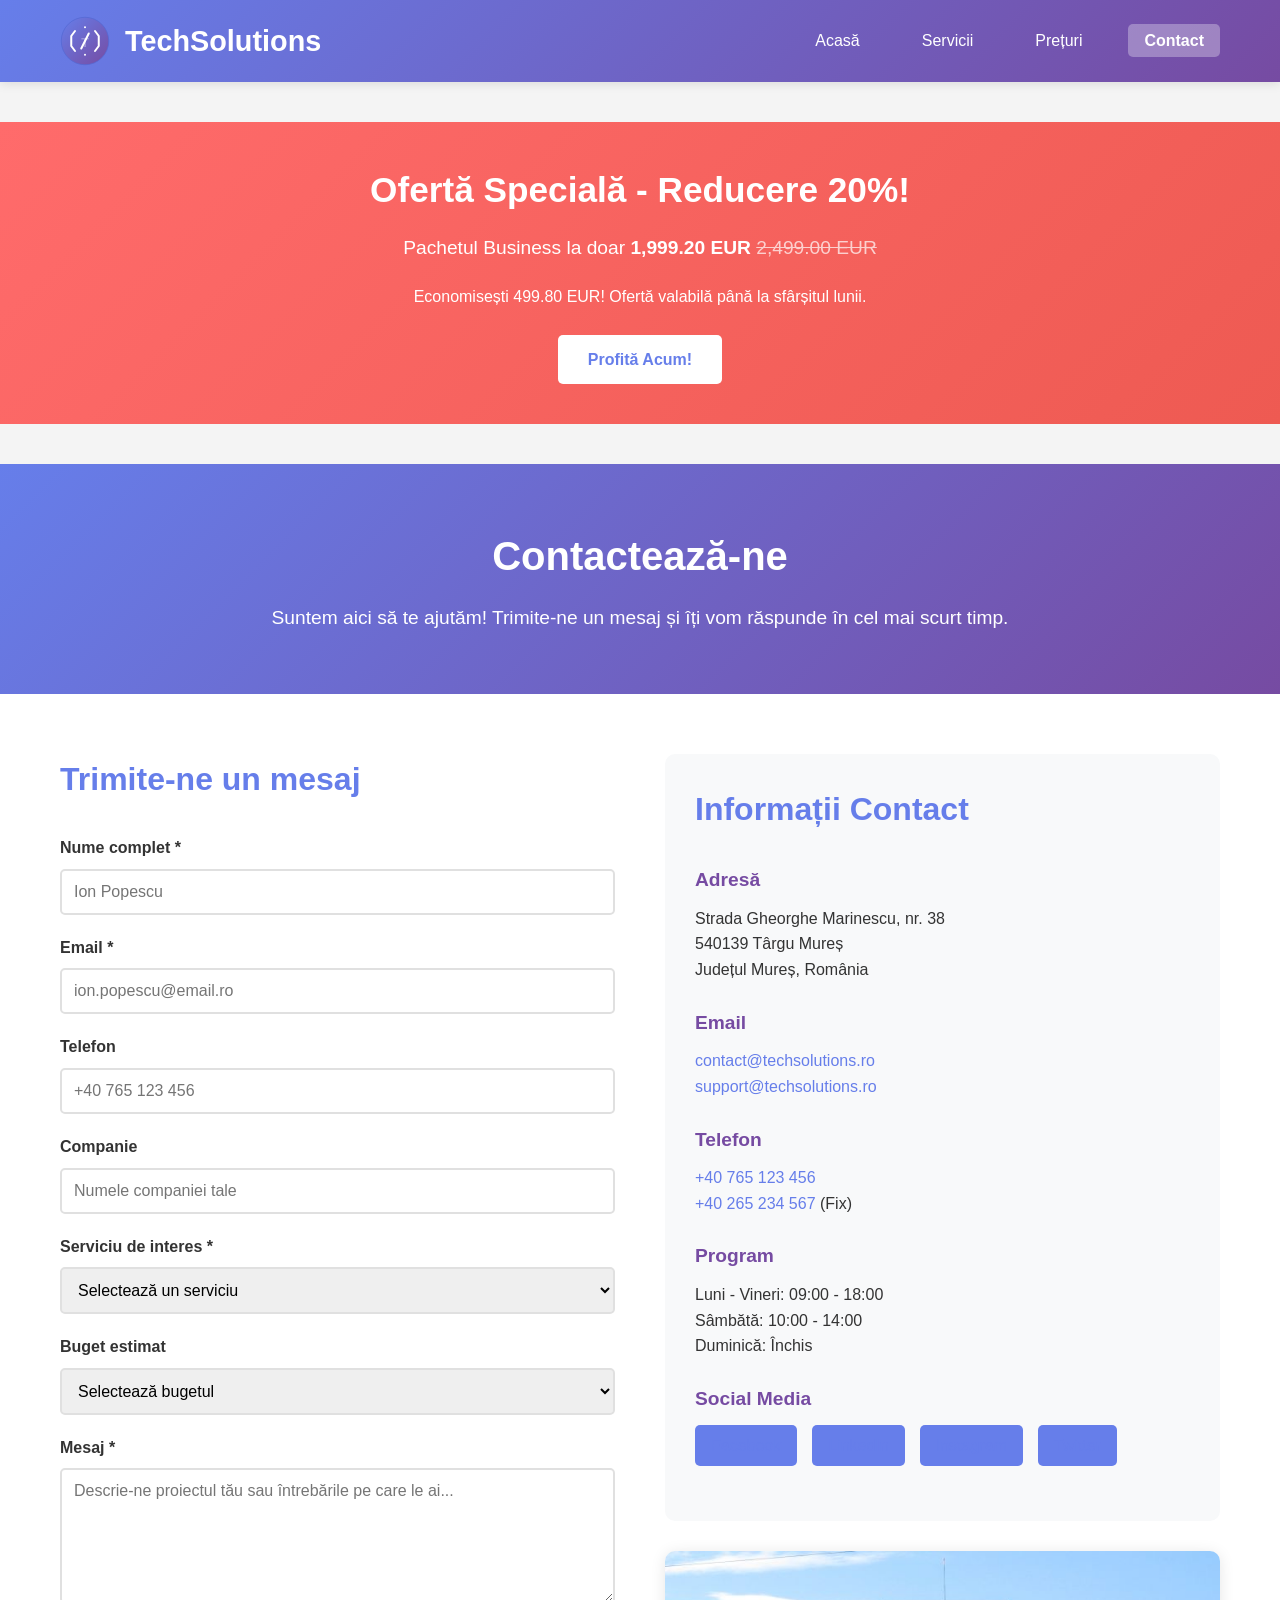
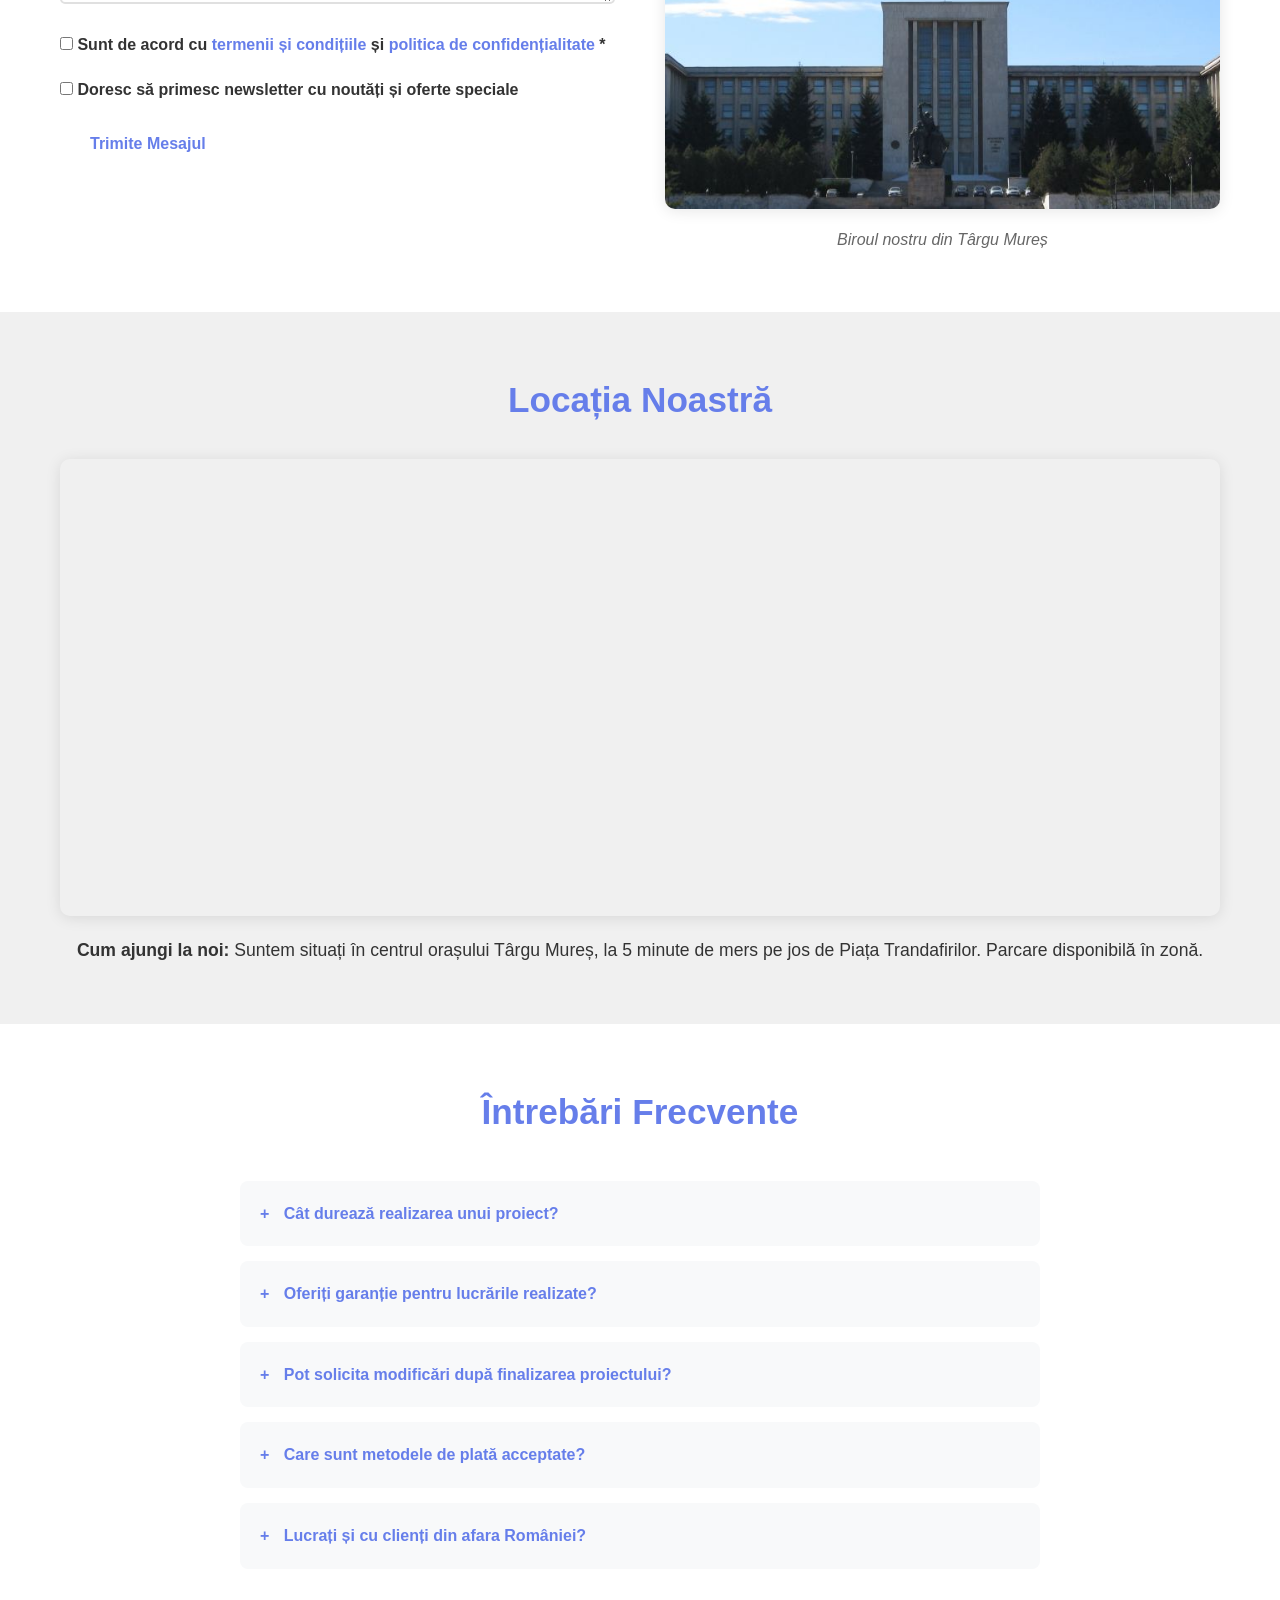
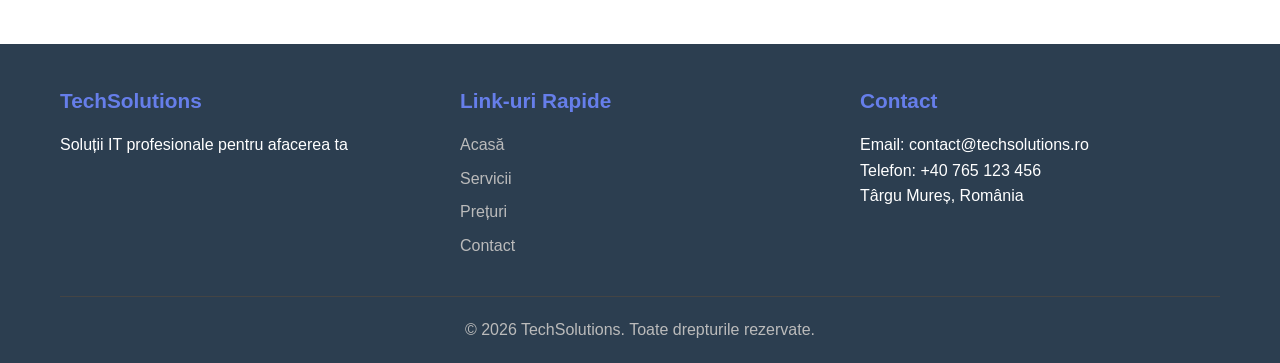
<file: Site-Solutii-IT-main/Site-Solutii-IT-main/Contact.html>
<!DOCTYPE html>
<html lang="ro">
<head>
    <meta charset="UTF-8">
    <meta name="viewport" content="width=device-width, initial-scale=1.0">
    <title>Contact - TechSolutions</title>
    <link rel="stylesheet" href="style.css">
</head>
<body>
    <header>
        <div class="container">
            <div class="logo">
                <img src="logo_svg.svg" alt="TechSolutions Logo">
                <h1>TechSolutions</h1>
            </div>
            <nav>
                <ul>
                    <li><a href="home.html">Acasă</a></li>
                    <li><a href="servicii.html">Servicii</a></li>
                    <li><a href="preturi.html">Prețuri</a></li>
                    <li><a href="contact.html" class="active">Contact</a></li>
                </ul>
            </nav>
        </div>
    </header>

    <main>
        <section class="page-header">
            <div class="container">
                <h1>Contactează-ne</h1>
                <p>Suntem aici să te ajutăm! Trimite-ne un mesaj și îți vom răspunde în cel mai scurt timp.</p>
            </div>
        </section>

        <section class="contact-content">
            <div class="container">
                <div class="contact-grid">
                    <div class="contact-form-wrapper">
                        <h2>Trimite-ne un mesaj</h2>
                        <form id="contactForm" class="contact-form">
                            <div class="form-group">
                                <label for="name">Nume complet *</label>
                                <input type="text" id="name" name="name" required placeholder="Ion Popescu">
                            </div>

                            <div class="form-group">
                                <label for="email">Email *</label>
                                <input type="email" id="email" name="email" required placeholder="ion.popescu@email.ro">
                            </div>

                            <div class="form-group">
                                <label for="phone">Telefon</label>
                                <input type="tel" id="phone" name="phone" placeholder="+40 765 123 456">
                            </div>

                            <div class="form-group">
                                <label for="company">Companie</label>
                                <input type="text" id="company" name="company" placeholder="Numele companiei tale">
                            </div>

                            <div class="form-group">
                                <label for="service">Serviciu de interes *</label>
                                <select id="service" name="service" required>
                                    <option value="">Selectează un serviciu</option>
                                    <option value="web">Dezvoltare Web</option>
                                    <option value="mobile">Aplicații Mobile</option>
                                    <option value="consulting">Consultanță IT</option>
                                    <option value="support">Mentenanță & Suport</option>
                                    <option value="other">Altele</option>
                                </select>
                            </div>

                            <div class="form-group">
                                <label for="budget">Buget estimat</label>
                                <select id="budget" name="budget">
                                    <option value="">Selectează bugetul</option>
                                    <option value="under-1000">Sub 1,000 EUR</option>
                                    <option value="1000-3000">1,000 - 3,000 EUR</option>
                                    <option value="3000-5000">3,000 - 5,000 EUR</option>
                                    <option value="5000-10000">5,000 - 10,000 EUR</option>
                                    <option value="over-10000">Peste 10,000 EUR</option>
                                </select>
                            </div>

                            <div class="form-group">
                                <label for="message">Mesaj *</label>
                                <textarea id="message" name="message" rows="6" required placeholder="Descrie-ne proiectul tău sau întrebările pe care le ai..."></textarea>
                            </div>

                            <div class="form-group">
                                <label class="checkbox-label">
                                    <input type="checkbox" name="terms" required>
                                    Sunt de acord cu <a href="#">termenii și condițiile</a> și <a href="#">politica de confidențialitate</a> *
                                </label>
                            </div>

                            <div class="form-group">
                                <label class="checkbox-label">
                                    <input type="checkbox" name="newsletter">
                                    Doresc să primesc newsletter cu noutăți și oferte speciale
                                </label>
                            </div>

                            <button type="submit" class="btn-primary">Trimite Mesajul</button>
                        </form>
                    </div>

                    <div class="contact-info-wrapper">
                        <div class="contact-info-card">
                            <h2>Informații Contact</h2>
                            
                            <div class="info-item">
                                <h3>Adresă</h3>
                                <p>Strada Gheorghe Marinescu, nr. 38<br>
                                540139 Târgu Mureș<br>
                                Județul Mureș, România</p>
                            </div>

                            <div class="info-item">
                                <h3>Email</h3>
                                <p><a href="mailto:contact@techsolutions.ro">contact@techsolutions.ro</a><br>
                                <a href="mailto:support@techsolutions.ro">support@techsolutions.ro</a></p>
                            </div>

                            <div class="info-item">
                                <h3>Telefon</h3>
                                <p><a href="tel:+40765123456">+40 765 123 456</a><br>
                                <a href="tel:+40265234567">+40 265 234 567</a> (Fix)</p>
                            </div>

                            <div class="info-item">
                                <h3>Program</h3>
                                <p>Luni - Vineri: 09:00 - 18:00<br>
                                Sâmbătă: 10:00 - 14:00<br>
                                Duminică: Închis</p>
                            </div>

                            <div class="info-item">
                                <h3>Social Media</h3>
                                <div class="social-links">
                                    <a href="#" class="social-link">Facebook</a>
                                    <a href="#" class="social-link">LinkedIn</a>
                                    <a href="#" class="social-link">Instagram</a>
                                    <a href="#" class="social-link">Twitter</a>
                                </div>
                            </div>
                        </div>

                        <div class="office-image">
                            <img src="birou.jpg" alt="Biroul TechSolutions">
                            <p class="image-caption">Biroul nostru din Târgu Mureș</p>
                        </div>
                    </div>
                </div>
            </div>
        </section>

        <section class="map-section">
            <div class="container">
                <h2>Locația Noastră</h2>
                <div class="map-container">
                    <iframe 
                        src="https://www.google.com/maps/embed?pb=!1m18!1m12!1m3!1d43647.89441776108!2d24.52836!3d46.54245!2m3!1f0!2f0!3f0!3m2!1i1024!2i768!4f13.1!3m3!1m2!1s0x474bb6ec91a78269%3A0x3baffdf94a4e9b16!2sT%C3%A2rgu%20Mure%C8%99!5e0!3m2!1sro!2sro!4v1234567890123!5m2!1sro!2sro" 
                        width="100%" 
                        height="450" 
                        style="border:0;" 
                        allowfullscreen="" 
                        loading="lazy" 
                        referrerpolicy="no-referrer-when-downgrade">
                    </iframe>
                </div>
                <p class="map-directions">
                    <strong>Cum ajungi la noi:</strong> Suntem situați în centrul orașului Târgu Mureș, la 5 minute de mers pe jos de Piața Trandafirilor. Parcare disponibilă în zonă.
                </p>
            </div>
        </section>

        <section class="faq-section">
            <div class="container">
                <h2>Întrebări Frecvente</h2>
                <div class="faq-list">
                    <details class="faq-item">
                        <summary>Cât durează realizarea unui proiect?</summary>
                        <p>Durata depinde de complexitatea proiectului. Un site simplu poate fi finalizat în 1-2 săptămâni, în timp ce o aplicație complexă poate dura 2-4 luni. Îți vom oferi un timeline detaliat după discuția inițială.</p>
                    </details>

                    <details class="faq-item">
                        <summary>Oferiți garanție pentru lucrările realizate?</summary>
                        <p>Da, toate proiectele noastre vin cu o garanție de 6 luni pentru bug-uri și probleme tehnice. De asemenea, oferim pachete de mentenanță pentru suport continuu.</p>
                    </details>

                    <details class="faq-item">
                        <summary>Pot solicita modificări după finalizarea proiectului?</summary>
                        <p>Absolut! În timpul dezvoltării includem 2-3 runde de revizuiri. După finalizare, poți solicita modificări contra cost sau prin pachetele de mentenanță.</p>
                    </details>

                    <details class="faq-item">
                        <summary>Care sunt metodele de plată acceptate?</summary>
                        <p>Acceptăm plăți prin transfer bancar, card, și pentru proiecte mari oferim posibilitatea plății în rate. De obicei solicităm un avans de 30-50% la începerea lucrului.</p>
                    </details>

                    <details class="faq-item">
                        <summary>Lucrați și cu clienți din afara României?</summary>
                        <p>Da, lucrăm frecvent cu clienți internaționali. Comunicăm în română, engleză și maghiară, iar toate procesele noastre sunt adaptate pentru colaborare remote.</p>
                    </details>
                </div>
            </div>
        </section>
    </main>

    <footer>
        <div class="container">
            <div class="footer-content">
                <div class="footer-section">
                    <h3>TechSolutions</h3>
                    <p>Soluții IT profesionale pentru afacerea ta</p>
                </div>
                <div class="footer-section">
                    <h3>Link-uri Rapide</h3>
                    <ul>
                        <li><a href="home.html">Acasă</a></li>
                        <li><a href="servicii.html">Servicii</a></li>
                        <li><a href="preturi.html">Prețuri</a></li>
                        <li><a href="contact.html">Contact</a></li>
                    </ul>
                </div>
                <div class="footer-section">
                    <h3>Contact</h3>
                    <p>Email: contact@techsolutions.ro</p>
                    <p>Telefon: +40 765 123 456</p>
                    <p>Târgu Mureș, România</p>
                </div>
            </div>
            <div class="footer-bottom">
                <p>&copy; 2024 TechSolutions. Toate drepturile rezervate.</p>
            </div>
        </div>
    </footer>

    <script src="script.js"></script>
</body>
</html>
</file>
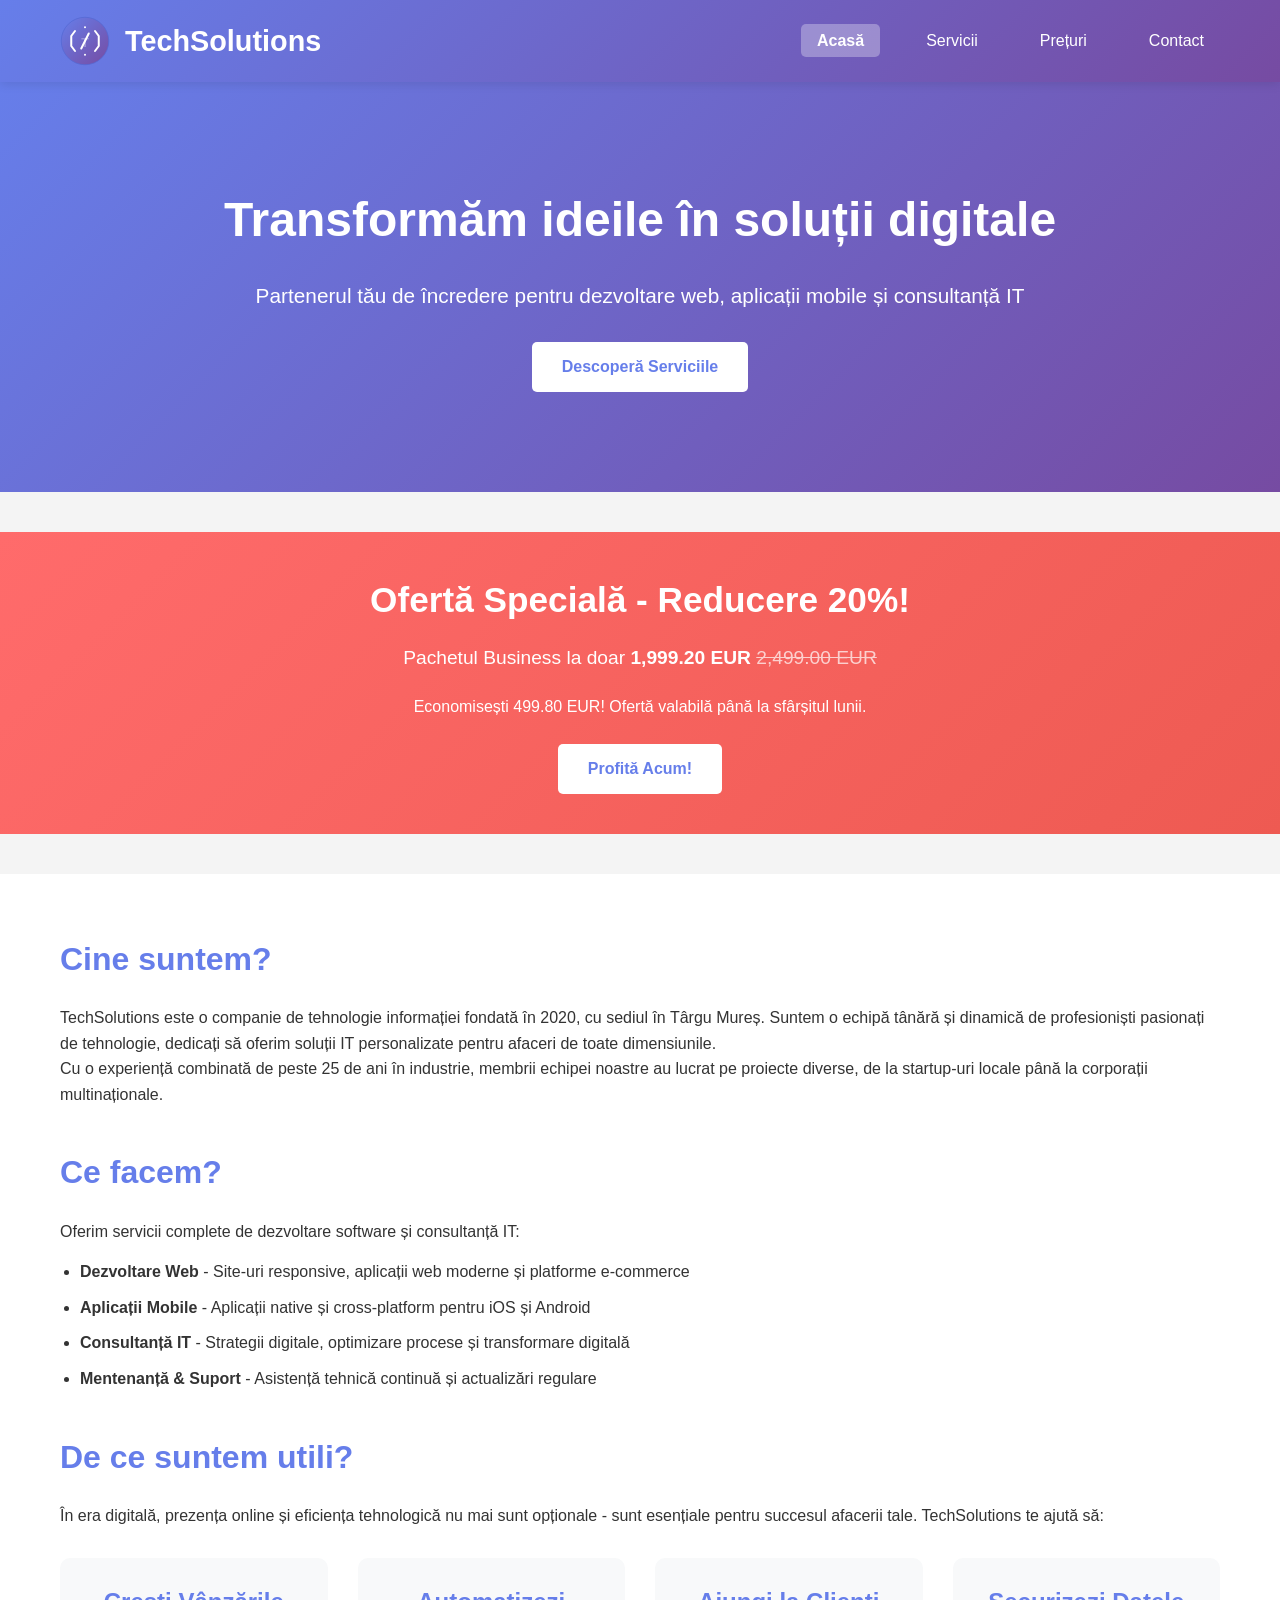
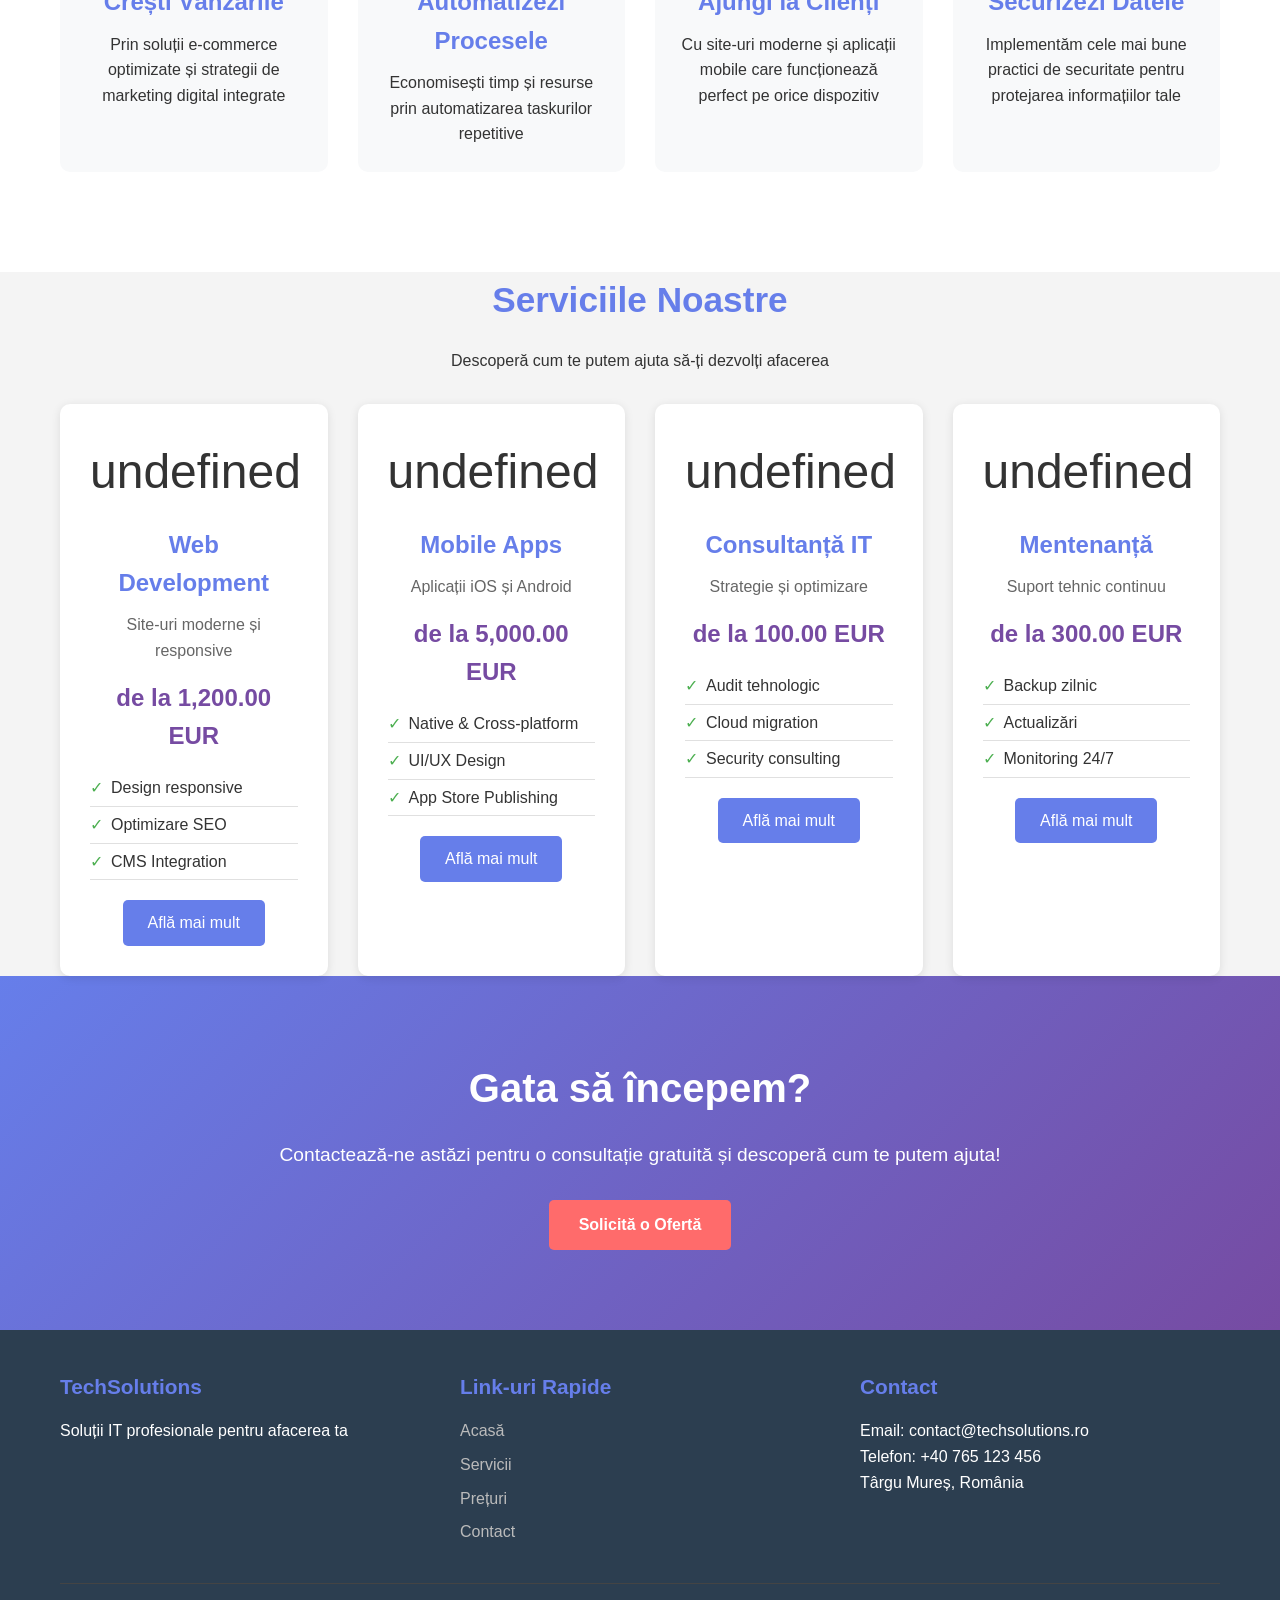
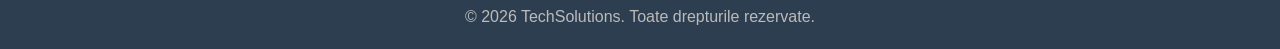
<file: Site-Solutii-IT-main/Site-Solutii-IT-main/Home.html>
<!DOCTYPE html>
<html lang="ro">
<head>
    <meta charset="UTF-8">
    <meta name="viewport" content="width=device-width, initial-scale=1.0">
    <title>TechSolutions - Soluții IT Profesionale</title>
    <link rel="stylesheet" href="style.css">
</head>
<body>
    <header>
        <div class="container">
            <div class="logo">
                <img src="logo_svg.svg" alt="TechSolutions Logo">
                <h1>TechSolutions</h1>
            </div>
            <nav>
                <ul>
                    <li><a href="home.html" class="active">Acasă</a></li>
                    <li><a href="servicii.html">Servicii</a></li>
                    <li><a href="preturi.html">Prețuri</a></li>
                    <li><a href="contact.html">Contact</a></li>
                </ul>
            </nav>
        </div>
    </header>

    <main>
        <section class="hero">
            <div class="container">
                <h2>Transformăm ideile în soluții digitale</h2>
                <p>Partenerul tău de încredere pentru dezvoltare web, aplicații mobile și consultanță IT</p>
                <a href="servicii.html" class="btn-primary">Descoperă Serviciile</a>
            </div>
        </section>

        <section class="about">
            <div class="container">
                <article>
                    <h2>Cine suntem?</h2>
                    <p>TechSolutions este o companie de tehnologie informației fondată în 2020, cu sediul în Târgu Mureș. Suntem o echipă tânără și dinamică de profesioniști pasionați de tehnologie, dedicați să oferim soluții IT personalizate pentru afaceri de toate dimensiunile.</p>
                    <p>Cu o experiență combinată de peste 25 de ani în industrie, membrii echipei noastre au lucrat pe proiecte diverse, de la startup-uri locale până la corporații multinaționale.</p>
                </article>

                <article>
                    <h2>Ce facem?</h2>
                    <p>Oferim servicii complete de dezvoltare software și consultanță IT:</p>
                    <ul>
                        <li><strong>Dezvoltare Web</strong> - Site-uri responsive, aplicații web moderne și platforme e-commerce</li>
                        <li><strong>Aplicații Mobile</strong> - Aplicații native și cross-platform pentru iOS și Android</li>
                        <li><strong>Consultanță IT</strong> - Strategii digitale, optimizare procese și transformare digitală</li>
                        <li><strong>Mentenanță & Suport</strong> - Asistență tehnică continuă și actualizări regulare</li>
                    </ul>
                </article>

                <article>
                    <h2>De ce suntem utili?</h2>
                    <p>În era digitală, prezența online și eficiența tehnologică nu mai sunt opționale - sunt esențiale pentru succesul afacerii tale. TechSolutions te ajută să:</p>
                    <div class="benefits">
                        <div class="benefit-item">
                            <h3>Crești Vânzările</h3>
                            <p>Prin soluții e-commerce optimizate și strategii de marketing digital integrate</p>
                        </div>
                        <div class="benefit-item">
                            <h3>Automatizezi Procesele</h3>
                            <p>Economisești timp și resurse prin automatizarea taskurilor repetitive</p>
                        </div>
                        <div class="benefit-item">
                            <h3>Ajungi la Clienți</h3>
                            <p>Cu site-uri moderne și aplicații mobile care funcționează perfect pe orice dispozitiv</p>
                        </div>
                        <div class="benefit-item">
                            <h3>Securizezi Datele</h3>
                            <p>Implementăm cele mai bune practici de securitate pentru protejarea informațiilor tale</p>
                        </div>
                    </div>
                </article>
            </div>
        </section>

        <section class="services-preview">
            <div class="container">
                <h2 style="text-align: center; color: #667eea; font-size: 2.2rem; margin-bottom: 20px;">Serviciile Noastre</h2>
                <p style="text-align: center; margin-bottom: 30px;">Descoperă cum te putem ajuta să-ți dezvolți afacerea</p>
                <div id="dynamic-services"></div>
            </div>
        </section>

        <section class="cta">
            <div class="container">
                <h2>Gata să începem?</h2>
                <p>Contactează-ne astăzi pentru o consultație gratuită și descoperă cum te putem ajuta!</p>
                <a href="contact.html" class="btn-secondary">Solicită o Ofertă</a>
            </div>
        </section>
    </main>

    <footer>
        <div class="container">
            <div class="footer-content">
                <div class="footer-section">
                    <h3>TechSolutions</h3>
                    <p>Soluții IT profesionale pentru afacerea ta</p>
                </div>
                <div class="footer-section">
                    <h3>Link-uri Rapide</h3>
                    <ul>
                        <li><a href="home.html">Acasă</a></li>
                        <li><a href="servicii.html">Servicii</a></li>
                        <li><a href="preturi.html">Prețuri</a></li>
                        <li><a href="contact.html">Contact</a></li>
                    </ul>
                </div>
                <div class="footer-section">
                    <h3>Contact</h3>
                    <p>Email: contact@techsolutions.ro</p>
                    <p>Telefon: +40 765 123 456</p>
                    <p>Târgu Mureș, România</p>
                </div>
            </div>
            <div class="footer-bottom">
                <p>&copy; 2024 TechSolutions. Toate drepturile rezervate.</p>
            </div>
        </div>
    </footer>

    <script src="script.js"></script>
</body>
</html>
</file>
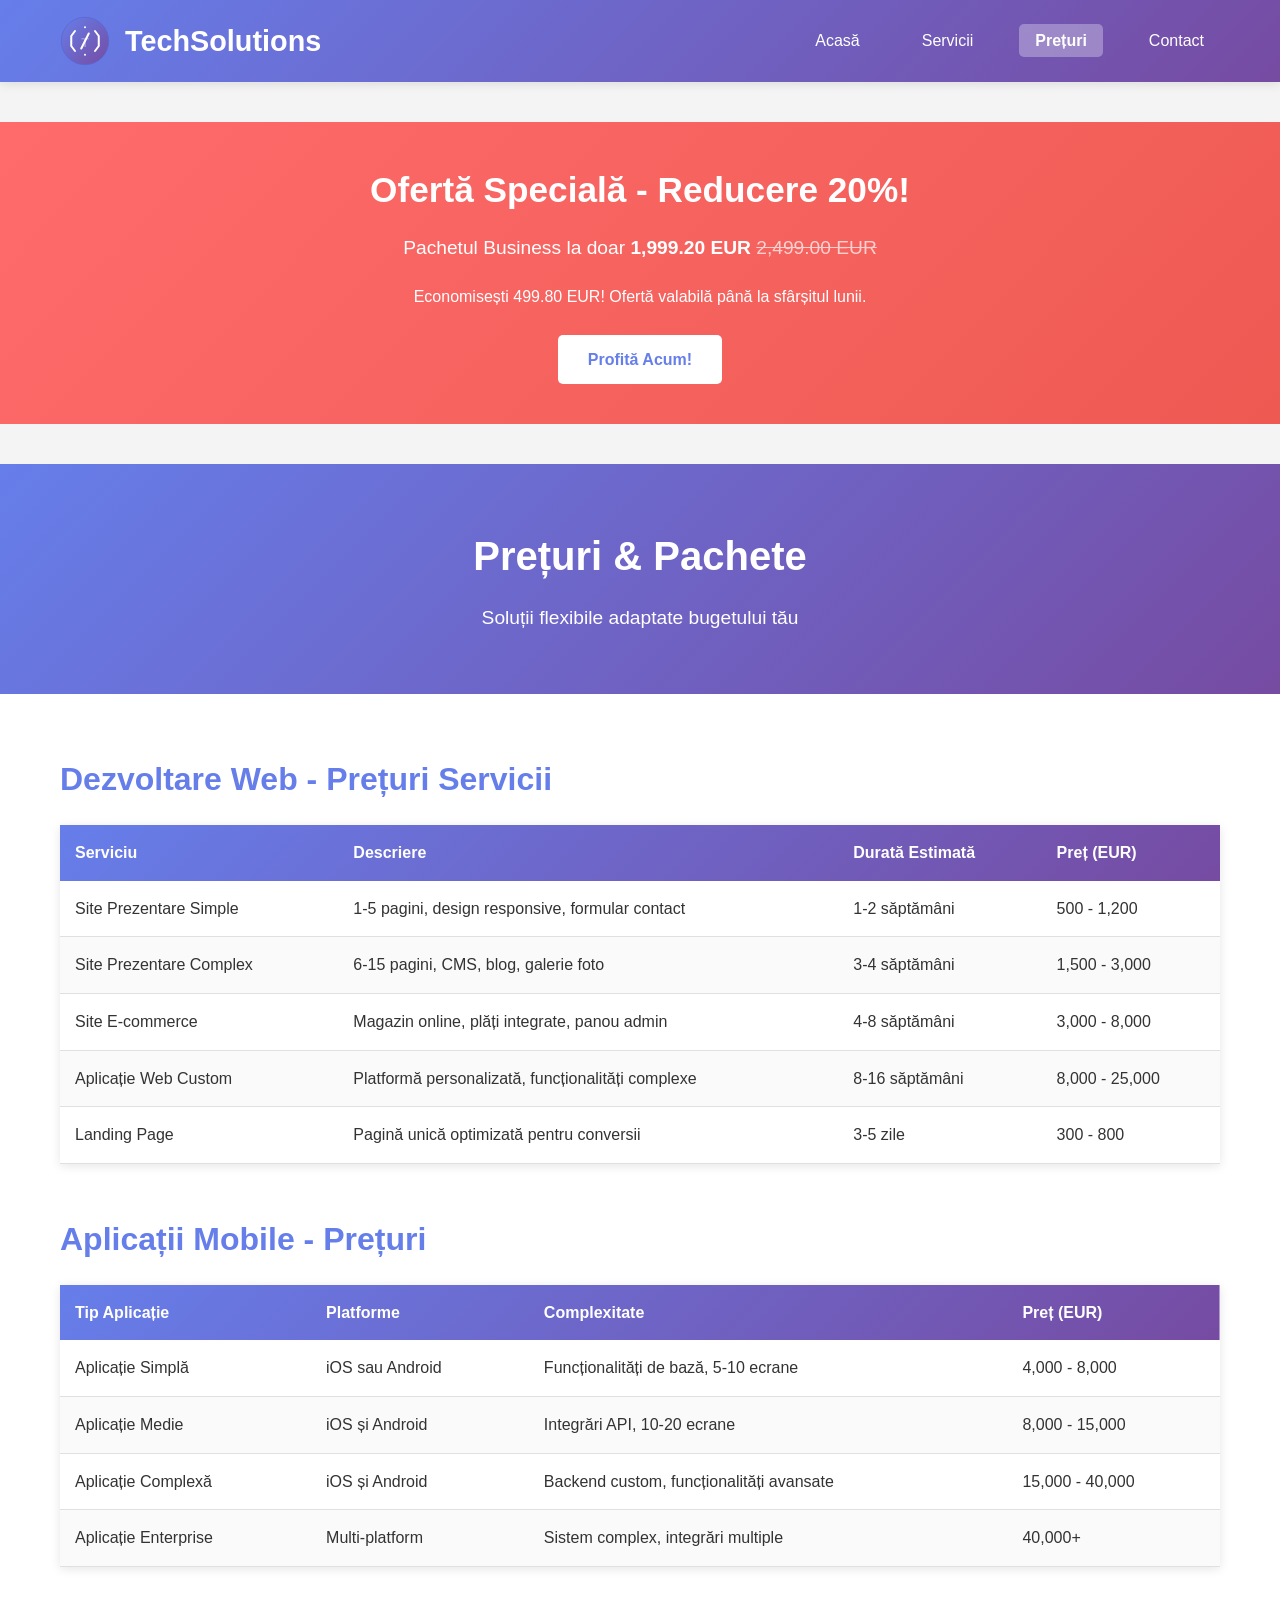
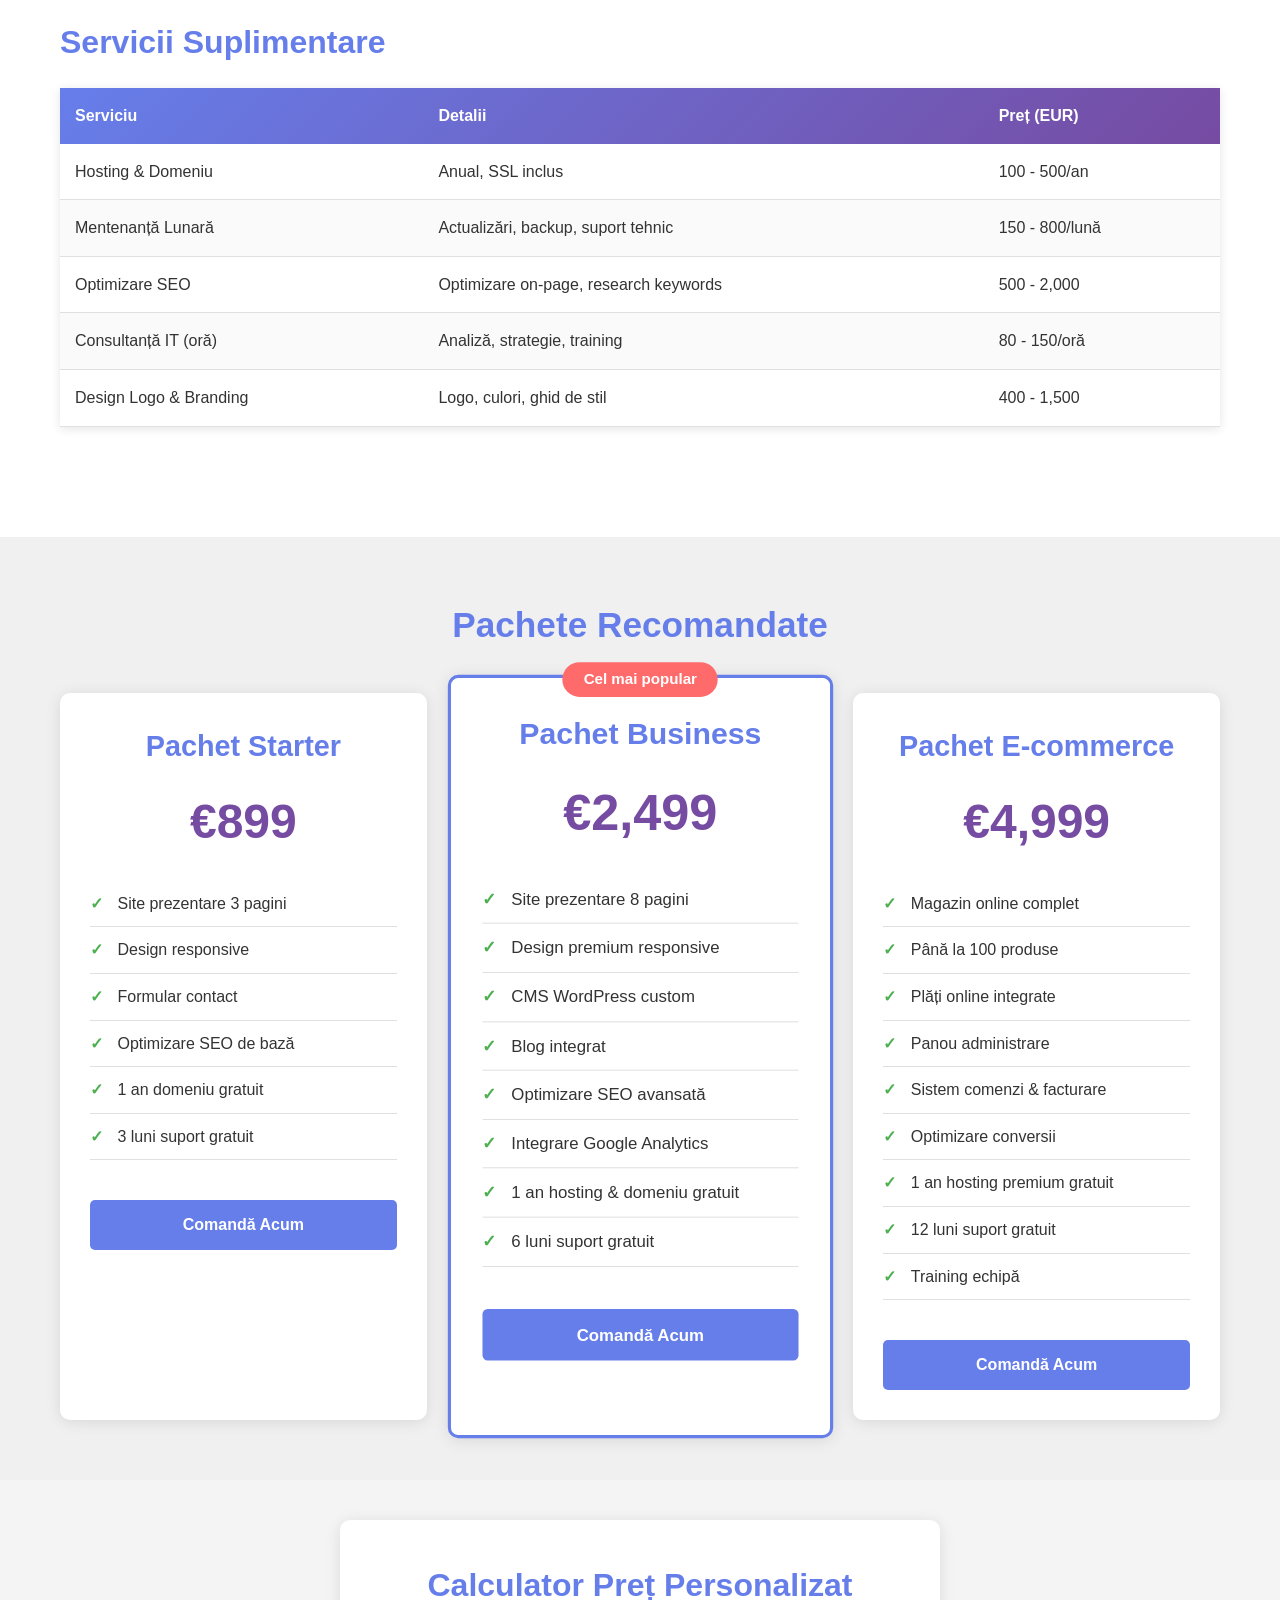
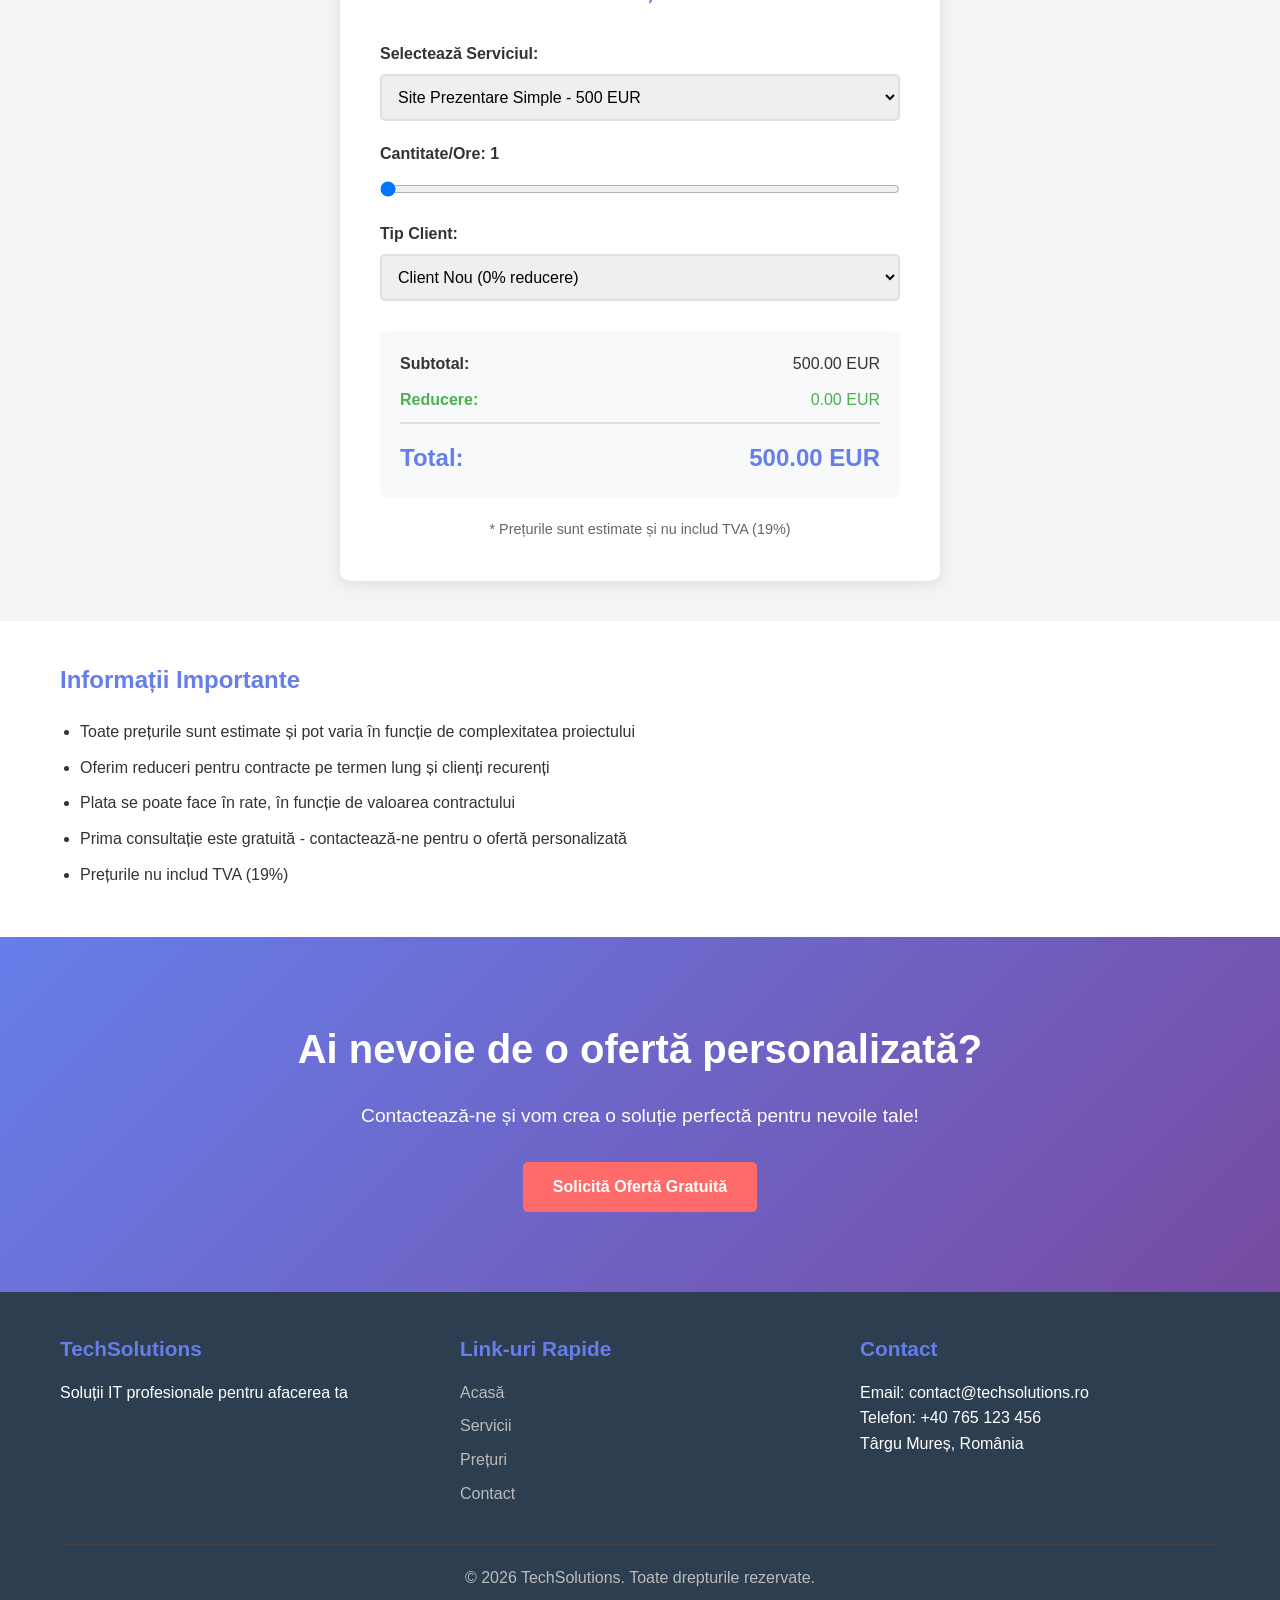
<file: Site-Solutii-IT-main/Site-Solutii-IT-main/Preturi.html>
<!DOCTYPE html>
<html lang="ro">
<head>
    <meta charset="UTF-8">
    <meta name="viewport" content="width=device-width, initial-scale=1.0">
    <title>Prețuri - TechSolutions</title>
    <link rel="stylesheet" href="style.css">
</head>
<body>
    <header>
        <div class="container">
            <div class="logo">
                <img src="logo_svg.svg" alt="TechSolutions Logo">
                <h1>TechSolutions</h1>
            </div>
            <nav>
                <ul>
                    <li><a href="home.html">Acasă</a></li>
                    <li><a href="servicii.html">Servicii</a></li>
                    <li><a href="preturi.html" class="active">Prețuri</a></li>
                    <li><a href="contact.html">Contact</a></li>
                </ul>
            </nav>
        </div>
    </header>

    <main>
        <section class="page-header">
            <div class="container">
                <h1>Prețuri & Pachete</h1>
                <p>Soluții flexibile adaptate bugetului tău</p>
            </div>
        </section>

        <section class="pricing-tables">
            <div class="container">
                <h2>Dezvoltare Web - Prețuri Servicii</h2>
                <table class="price-table">
                    <thead>
                        <tr>
                            <th>Serviciu</th>
                            <th>Descriere</th>
                            <th>Durată Estimată</th>
                            <th>Preț (EUR)</th>
                        </tr>
                    </thead>
                    <tbody>
                        <tr>
                            <td>Site Prezentare Simple</td>
                            <td>1-5 pagini, design responsive, formular contact</td>
                            <td>1-2 săptămâni</td>
                            <td>500 - 1,200</td>
                        </tr>
                        <tr>
                            <td>Site Prezentare Complex</td>
                            <td>6-15 pagini, CMS, blog, galerie foto</td>
                            <td>3-4 săptămâni</td>
                            <td>1,500 - 3,000</td>
                        </tr>
                        <tr>
                            <td>Site E-commerce</td>
                            <td>Magazin online, plăți integrate, panou admin</td>
                            <td>4-8 săptămâni</td>
                            <td>3,000 - 8,000</td>
                        </tr>
                        <tr>
                            <td>Aplicație Web Custom</td>
                            <td>Platformă personalizată, funcționalități complexe</td>
                            <td>8-16 săptămâni</td>
                            <td>8,000 - 25,000</td>
                        </tr>
                        <tr>
                            <td>Landing Page</td>
                            <td>Pagină unică optimizată pentru conversii</td>
                            <td>3-5 zile</td>
                            <td>300 - 800</td>
                        </tr>
                    </tbody>
                </table>

                <h2>Aplicații Mobile - Prețuri</h2>
                <table class="price-table">
                    <thead>
                        <tr>
                            <th>Tip Aplicație</th>
                            <th>Platforme</th>
                            <th>Complexitate</th>
                            <th>Preț (EUR)</th>
                        </tr>
                    </thead>
                    <tbody>
                        <tr>
                            <td>Aplicație Simplă</td>
                            <td>iOS sau Android</td>
                            <td>Funcționalități de bază, 5-10 ecrane</td>
                            <td>4,000 - 8,000</td>
                        </tr>
                        <tr>
                            <td>Aplicație Medie</td>
                            <td>iOS și Android</td>
                            <td>Integrări API, 10-20 ecrane</td>
                            <td>8,000 - 15,000</td>
                        </tr>
                        <tr>
                            <td>Aplicație Complexă</td>
                            <td>iOS și Android</td>
                            <td>Backend custom, funcționalități avansate</td>
                            <td>15,000 - 40,000</td>
                        </tr>
                        <tr>
                            <td>Aplicație Enterprise</td>
                            <td>Multi-platform</td>
                            <td>Sistem complex, integrări multiple</td>
                            <td>40,000+</td>
                        </tr>
                    </tbody>
                </table>

                <h2>Servicii Suplimentare</h2>
                <table class="price-table">
                    <thead>
                        <tr>
                            <th>Serviciu</th>
                            <th>Detalii</th>
                            <th>Preț (EUR)</th>
                        </tr>
                    </thead>
                    <tbody>
                        <tr>
                            <td>Hosting & Domeniu</td>
                            <td>Anual, SSL inclus</td>
                            <td>100 - 500/an</td>
                        </tr>
                        <tr>
                            <td>Mentenanță Lunară</td>
                            <td>Actualizări, backup, suport tehnic</td>
                            <td>150 - 800/lună</td>
                        </tr>
                        <tr>
                            <td>Optimizare SEO</td>
                            <td>Optimizare on-page, research keywords</td>
                            <td>500 - 2,000</td>
                        </tr>
                        <tr>
                            <td>Consultanță IT (oră)</td>
                            <td>Analiză, strategie, training</td>
                            <td>80 - 150/oră</td>
                        </tr>
                        <tr>
                            <td>Design Logo & Branding</td>
                            <td>Logo, culori, ghid de stil</td>
                            <td>400 - 1,500</td>
                        </tr>
                    </tbody>
                </table>
            </div>
        </section>

        <section class="packages">
            <div class="container">
                <h2>Pachete Recomandate</h2>
                <div class="package-cards">
                    <div class="package-card">
                        <h3>Pachet Starter</h3>
                        <div class="price">€899</div>
                        <ul>
                            <li>Site prezentare 3 pagini</li>
                            <li>Design responsive</li>
                            <li>Formular contact</li>
                            <li>Optimizare SEO de bază</li>
                            <li>1 an domeniu gratuit</li>
                            <li>3 luni suport gratuit</li>
                        </ul>
                        <a href="contact.html" class="btn-package">Comandă Acum</a>
                    </div>

                    <div class="package-card featured">
                        <span class="badge">Cel mai popular</span>
                        <h3>Pachet Business</h3>
                        <div class="price">€2,499</div>
                        <ul>
                            <li>Site prezentare 8 pagini</li>
                            <li>Design premium responsive</li>
                            <li>CMS WordPress custom</li>
                            <li>Blog integrat</li>
                            <li>Optimizare SEO avansată</li>
                            <li>Integrare Google Analytics</li>
                            <li>1 an hosting & domeniu gratuit</li>
                            <li>6 luni suport gratuit</li>
                        </ul>
                        <a href="contact.html" class="btn-package">Comandă Acum</a>
                    </div>

                    <div class="package-card">
                        <h3>Pachet E-commerce</h3>
                        <div class="price">€4,999</div>
                        <ul>
                            <li>Magazin online complet</li>
                            <li>Până la 100 produse</li>
                            <li>Plăți online integrate</li>
                            <li>Panou administrare</li>
                            <li>Sistem comenzi & facturare</li>
                            <li>Optimizare conversii</li>
                            <li>1 an hosting premium gratuit</li>
                            <li>12 luni suport gratuit</li>
                            <li>Training echipă</li>
                        </ul>
                        <a href="contact.html" class="btn-package">Comandă Acum</a>
                    </div>
                </div>
            </div>
        </section>

        <section class="pricing-calculator-section">
            <div class="container">
                <div id="pricing-calculator"></div>
            </div>
        </section>

        <section class="pricing-notes">
            <div class="container">
                <h2>Informații Importante</h2>
                <ul>
                    <li>Toate prețurile sunt estimate și pot varia în funcție de complexitatea proiectului</li>
                    <li>Oferim reduceri pentru contracte pe termen lung și clienți recurenți</li>
                    <li>Plata se poate face în rate, în funcție de valoarea contractului</li>
                    <li>Prima consultație este gratuită - contactează-ne pentru o ofertă personalizată</li>
                    <li>Prețurile nu includ TVA (19%)</li>
                </ul>
            </div>
        </section>

        <section class="cta">
            <div class="container">
                <h2>Ai nevoie de o ofertă personalizată?</h2>
                <p>Contactează-ne și vom crea o soluție perfectă pentru nevoile tale!</p>
                <a href="contact.html" class="btn-secondary">Solicită Ofertă Gratuită</a>
            </div>
        </section>
    </main>

    <footer>
        <div class="container">
            <div class="footer-content">
                <div class="footer-section">
                    <h3>TechSolutions</h3>
                    <p>Soluții IT profesionale pentru afacerea ta</p>
                </div>
                <div class="footer-section">
                    <h3>Link-uri Rapide</h3>
                    <ul>
                        <li><a href="home.html">Acasă</a></li>
                        <li><a href="servicii.html">Servicii</a></li>
                        <li><a href="preturi.html">Prețuri</a></li>
                        <li><a href="contact.html">Contact</a></li>
                    </ul>
                </div>
                <div class="footer-section">
                    <h3>Contact</h3>
                    <p>Email: contact@techsolutions.ro</p>
                    <p>Telefon: +40 765 123 456</p>
                    <p>Târgu Mureș, România</p>
                </div>
            </div>
            <div class="footer-bottom">
                <p>&copy; 2024 TechSolutions. Toate drepturile rezervate.</p>
            </div>
        </div>
    </footer>

    <script src="script.js"></script>
</body>
</html>
</file>
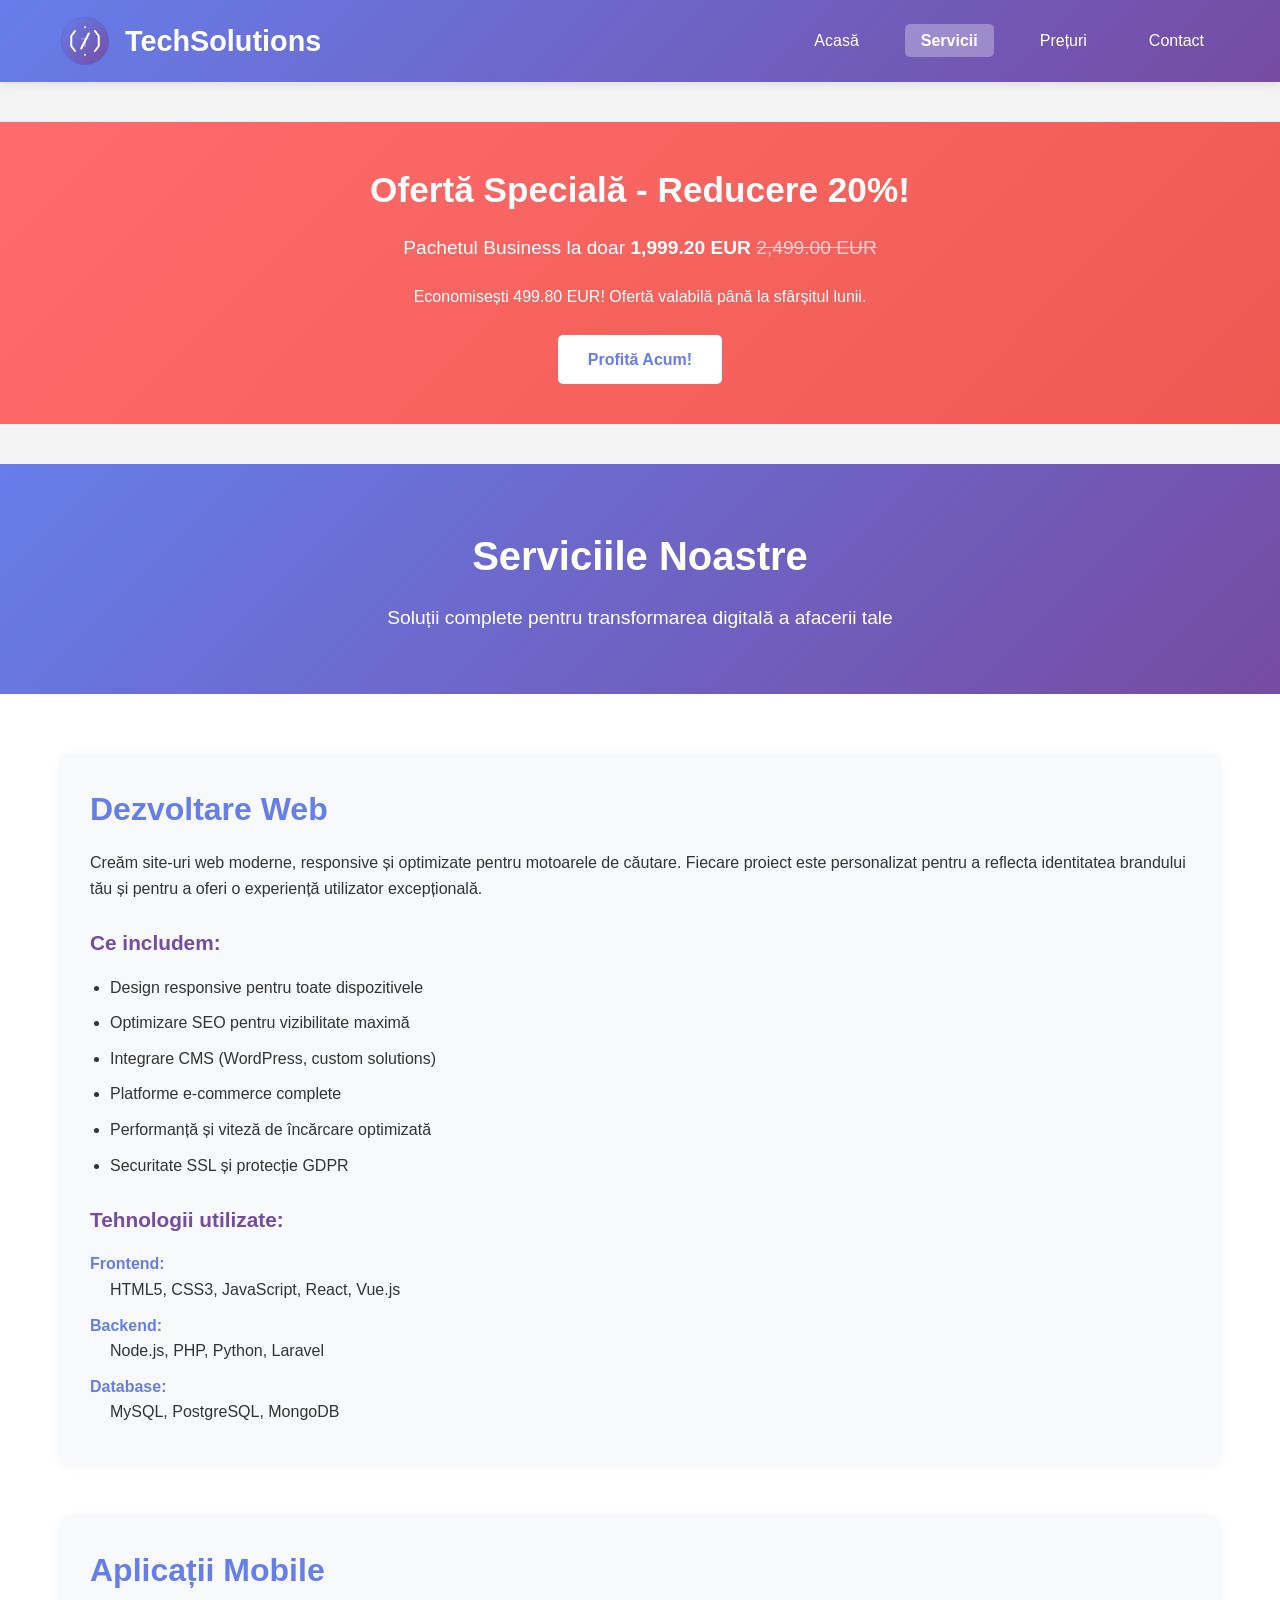
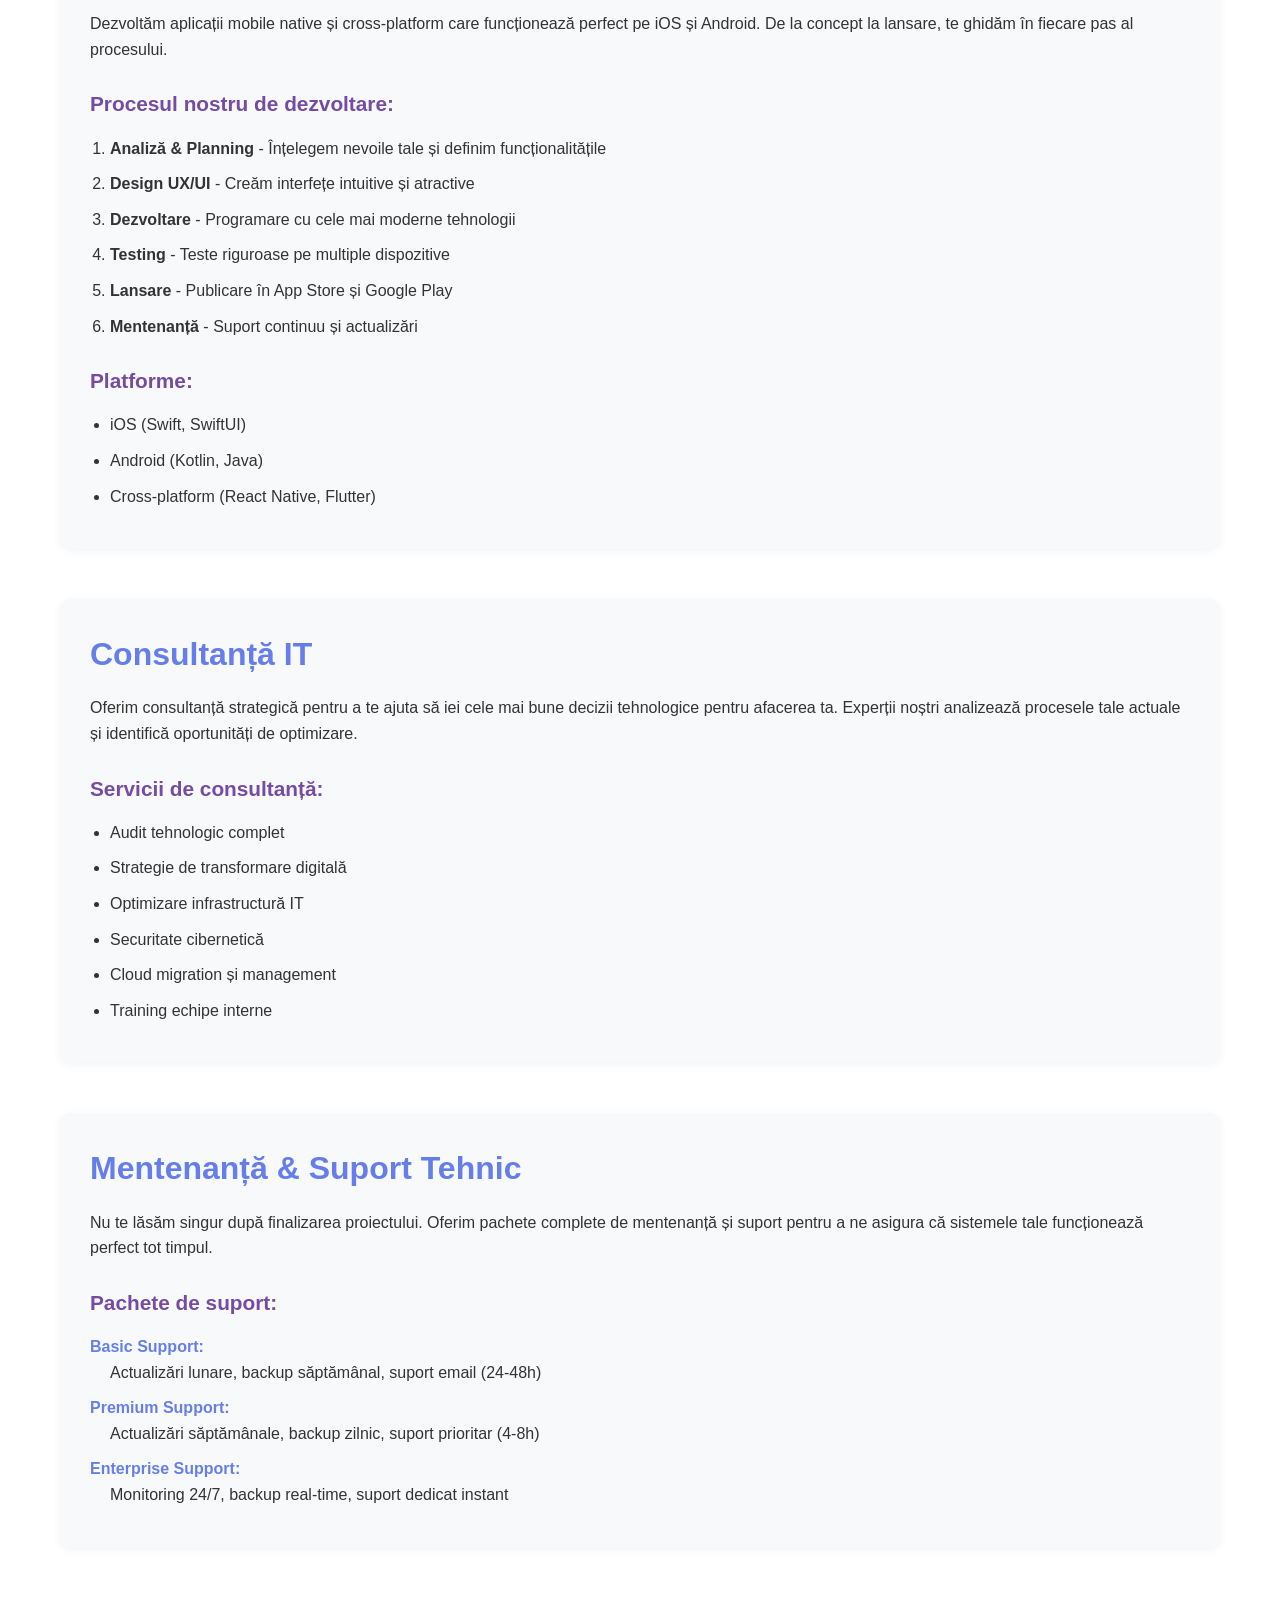
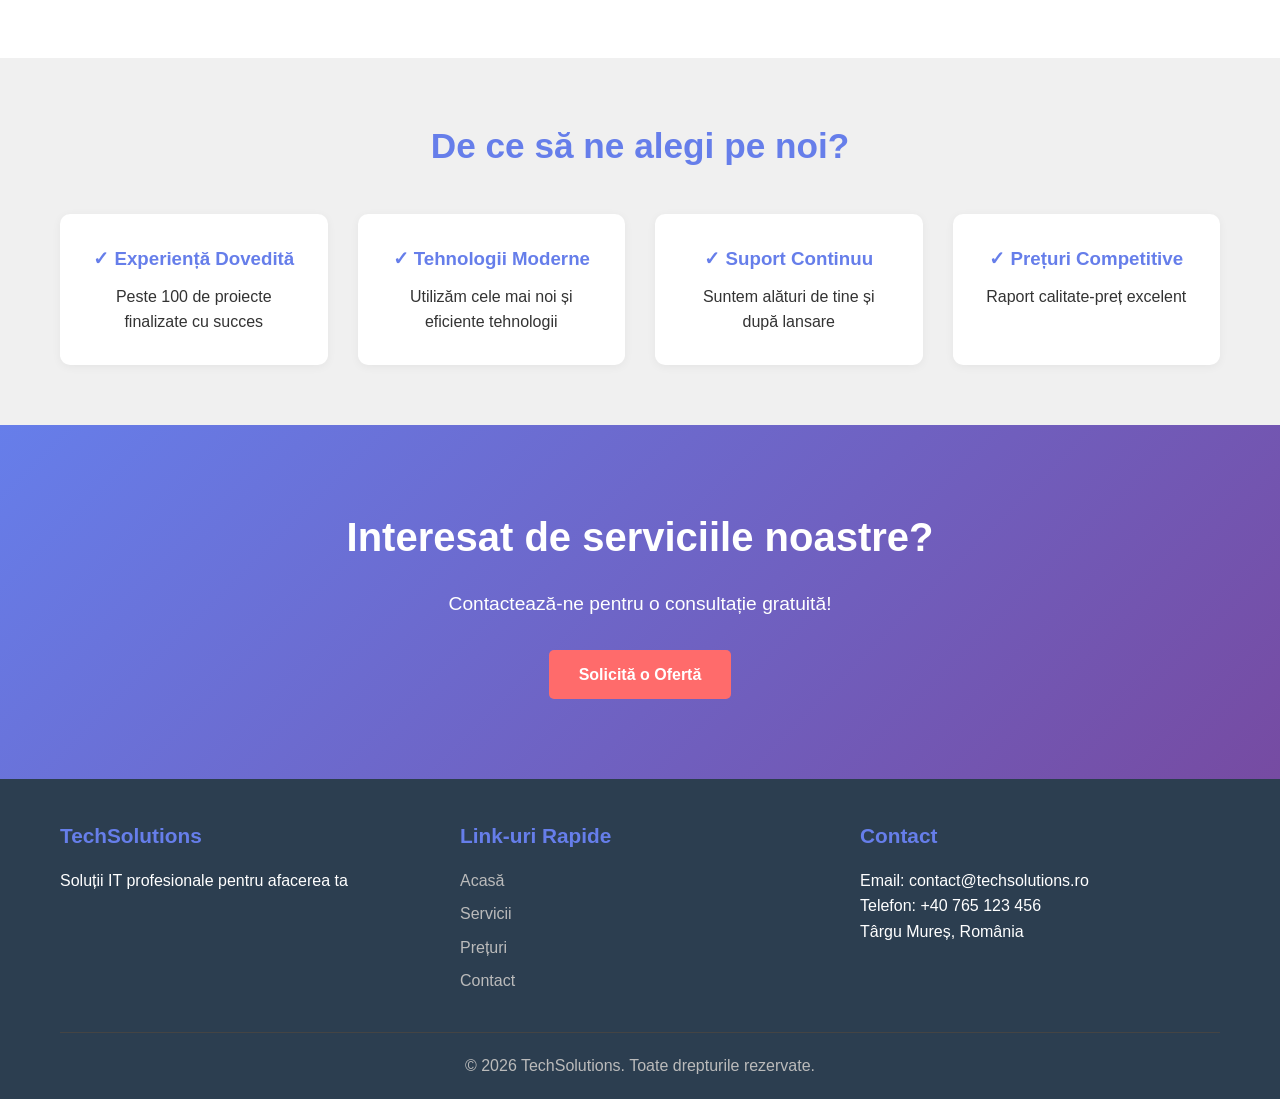
<file: Site-Solutii-IT-main/Site-Solutii-IT-main/Servicii.html>
<!DOCTYPE html>
<html lang="ro">
<head>
    <meta charset="UTF-8">
    <meta name="viewport" content="width=device-width, initial-scale=1.0">
    <title>Servicii - TechSolutions</title>
    <link rel="stylesheet" href="style.css">
</head>
<body>
    <header>
        <div class="container">
            <div class="logo">
                <img src="logo_svg.svg" alt="TechSolutions Logo">
                <h1>TechSolutions</h1>
            </div>
            <nav>
                <ul>
                    <li><a href="home.html">Acasă</a></li>
                    <li><a href="servicii.html" class="active">Servicii</a></li>
                    <li><a href="preturi.html">Prețuri</a></li>
                    <li><a href="contact.html">Contact</a></li>
                </ul>
            </nav>
        </div>
    </header>

    <main>
        <section class="page-header">
            <div class="container">
                <h1>Serviciile Noastre</h1>
                <p>Soluții complete pentru transformarea digitală a afacerii tale</p>
            </div>
        </section>

        <section class="services-detail">
            <div class="container">
                <article class="service-card">
                   
                    <h2>Dezvoltare Web</h2>
                    <p>Creăm site-uri web moderne, responsive și optimizate pentru motoarele de căutare. Fiecare proiect este personalizat pentru a reflecta identitatea brandului tău și pentru a oferi o experiență utilizator excepțională.</p>
                    
                    <h3>Ce includem:</h3>
                    <ul>
                        <li>Design responsive pentru toate dispozitivele</li>
                        <li>Optimizare SEO pentru vizibilitate maximă</li>
                        <li>Integrare CMS (WordPress, custom solutions)</li>
                        <li>Platforme e-commerce complete</li>
                        <li>Performanță și viteză de încărcare optimizată</li>
                        <li>Securitate SSL și protecție GDPR</li>
                    </ul>

                    <h3>Tehnologii utilizate:</h3>
                    <dl>
                        <dt>Frontend:</dt>
                        <dd>HTML5, CSS3, JavaScript, React, Vue.js</dd>
                        <dt>Backend:</dt>
                        <dd>Node.js, PHP, Python, Laravel</dd>
                        <dt>Database:</dt>
                        <dd>MySQL, PostgreSQL, MongoDB</dd>
                    </dl>
                </article>

                <article class="service-card">
                    
                    <h2>Aplicații Mobile</h2>
                    <p>Dezvoltăm aplicații mobile native și cross-platform care funcționează perfect pe iOS și Android. De la concept la lansare, te ghidăm în fiecare pas al procesului.</p>
                    
                    <h3>Procesul nostru de dezvoltare:</h3>
                    <ol>
                        <li><strong>Analiză & Planning</strong> - Înțelegem nevoile tale și definim funcționalitățile</li>
                        <li><strong>Design UX/UI</strong> - Creăm interfețe intuitive și atractive</li>
                        <li><strong>Dezvoltare</strong> - Programare cu cele mai moderne tehnologii</li>
                        <li><strong>Testing</strong> - Teste riguroase pe multiple dispozitive</li>
                        <li><strong>Lansare</strong> - Publicare în App Store și Google Play</li>
                        <li><strong>Mentenanță</strong> - Suport continuu și actualizări</li>
                    </ol>

                    <h3>Platforme:</h3>
                    <ul>
                        <li>iOS (Swift, SwiftUI)</li>
                        <li>Android (Kotlin, Java)</li>
                        <li>Cross-platform (React Native, Flutter)</li>
                    </ul>
                </article>

                <article class="service-card">
                    
                    <h2>Consultanță IT</h2>
                    <p>Oferim consultanță strategică pentru a te ajuta să iei cele mai bune decizii tehnologice pentru afacerea ta. Experții noștri analizează procesele tale actuale și identifică oportunități de optimizare.</p>
                    
                    <h3>Servicii de consultanță:</h3>
                    <ul>
                        <li>Audit tehnologic complet</li>
                        <li>Strategie de transformare digitală</li>
                        <li>Optimizare infrastructură IT</li>
                        <li>Securitate cibernetică</li>
                        <li>Cloud migration și management</li>
                        <li>Training echipe interne</li>
                    </ul>
                </article>

                <article class="service-card">
                  
                    <h2>Mentenanță & Suport Tehnic</h2>
                    <p>Nu te lăsăm singur după finalizarea proiectului. Oferim pachete complete de mentenanță și suport pentru a ne asigura că sistemele tale funcționează perfect tot timpul.</p>
                    
                    <h3>Pachete de suport:</h3>
                    <dl>
                        <dt>Basic Support:</dt>
                        <dd>Actualizări lunare, backup săptămânal, suport email (24-48h)</dd>
                        <dt>Premium Support:</dt>
                        <dd>Actualizări săptămânale, backup zilnic, suport prioritar (4-8h)</dd>
                        <dt>Enterprise Support:</dt>
                        <dd>Monitoring 24/7, backup real-time, suport dedicat instant</dd>
                    </dl>
                </article>
            </div>
        </section>

        <section class="why-choose">
            <div class="container">
                <h2>De ce să ne alegi pe noi?</h2>
                <div class="advantages">
                    <div class="advantage-item">
                        <h3>✓ Experiență Dovedită</h3>
                        <p>Peste 100 de proiecte finalizate cu succes</p>
                    </div>
                    <div class="advantage-item">
                        <h3>✓ Tehnologii Moderne</h3>
                        <p>Utilizăm cele mai noi și eficiente tehnologii</p>
                    </div>
                    <div class="advantage-item">
                        <h3>✓ Suport Continuu</h3>
                        <p>Suntem alături de tine și după lansare</p>
                    </div>
                    <div class="advantage-item">
                        <h3>✓ Prețuri Competitive</h3>
                        <p>Raport calitate-preț excelent</p>
                    </div>
                </div>
            </div>
        </section>

        <section class="cta">
            <div class="container">
                <h2>Interesat de serviciile noastre?</h2>
                <p>Contactează-ne pentru o consultație gratuită!</p>
                <a href="contact.html" class="btn-secondary">Solicită o Ofertă</a>
            </div>
        </section>
    </main>

    <footer>
        <div class="container">
            <div class="footer-content">
                <div class="footer-section">
                    <h3>TechSolutions</h3>
                    <p>Soluții IT profesionale pentru afacerea ta</p>
                </div>
                <div class="footer-section">
                    <h3>Link-uri Rapide</h3>
                    <ul>
                        <li><a href="home.html">Acasă</a></li>
                        <li><a href="servicii.html">Servicii</a></li>
                        <li><a href="preturi.html">Prețuri</a></li>
                        <li><a href="contact.html">Contact</a></li>
                    </ul>
                </div>
                <div class="footer-section">
                    <h3>Contact</h3>
                    <p>Email: contact@techsolutions.ro</p>
                    <p>Telefon: +40 765 123 456</p>
                    <p>Târgu Mureș, România</p>
                </div>
            </div>
            <div class="footer-bottom">
                <p>&copy; 2024 TechSolutions. Toate drepturile rezervate.</p>
            </div>
        </div>
    </footer>

    <script src="script.js"></script>
</body>
</html>
</file>
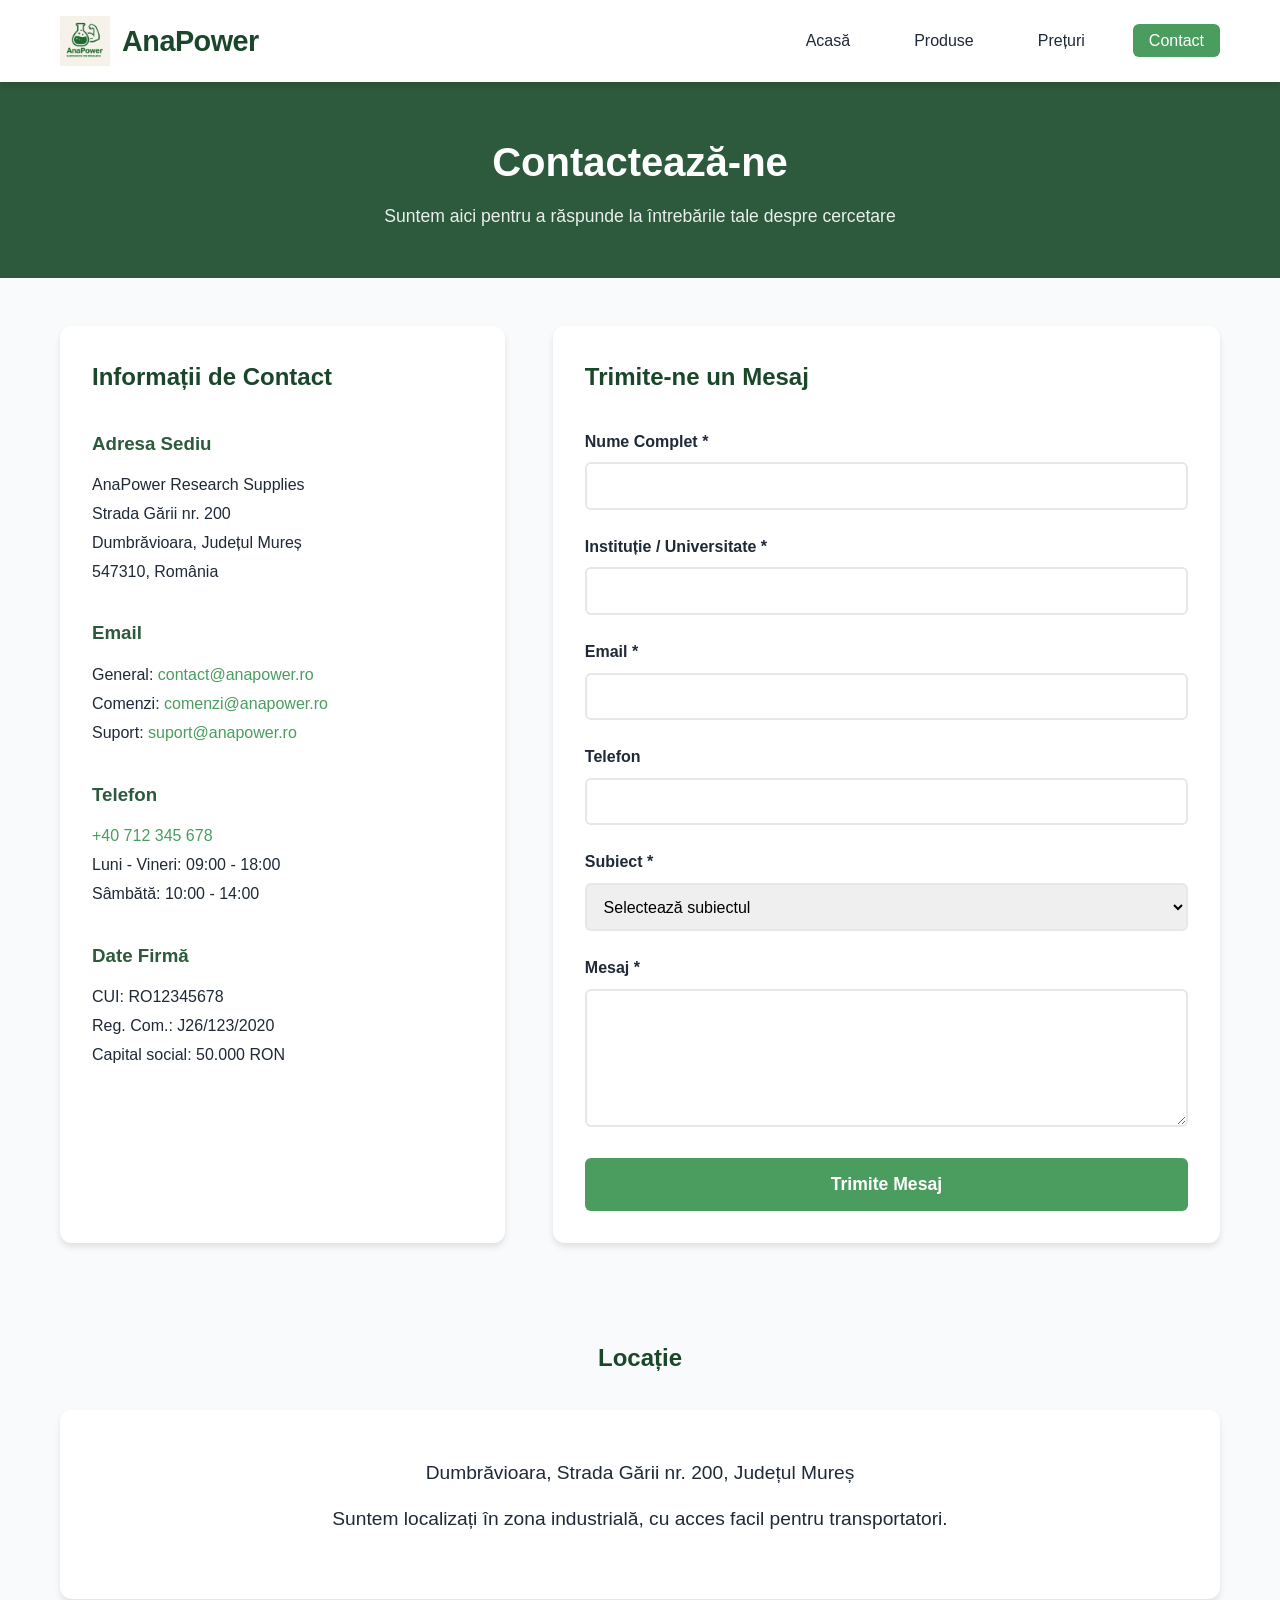
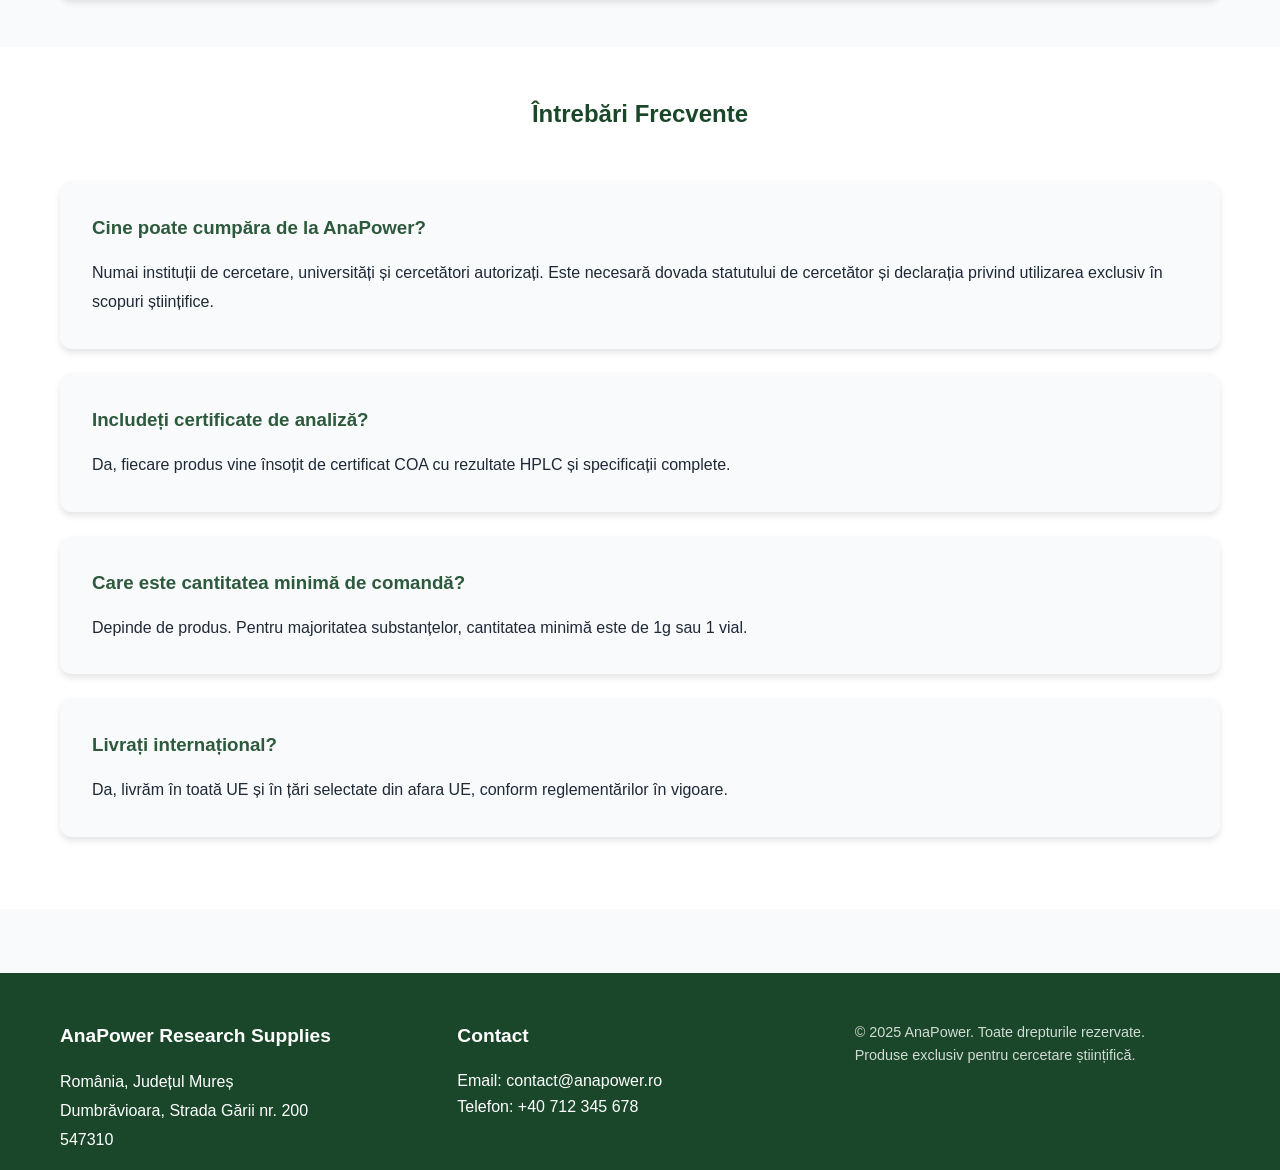
<file: Site-Substante-Anabolizante-main/Site-Substante-Anabolizante-main/Contact.html>
<!DOCTYPE html>
<html lang="ro">
<head>
    <meta charset="UTF-8">
    <meta name="viewport" content="width=device-width, initial-scale=1.0">
    <title>Contact - AnaPower</title>
    <link rel="icon" type="image/x-icon" href="img/Logo.ico">
    <link rel="stylesheet" href="style.css">
</head>
<body>
    <header class="site-header">
     <div class="container">
     <div class="logo-wrapper">
   <img src="Logo (2).png" alt="AnaPower Logo" class="logo-img">
    <span class="logo-text">AnaPower</span>
     </div>
 <nav class="main-nav">
          <ul class="nav-list">
     <li class="nav-item"><a href="Home.html">Acasă</a></li>
      <li class="nav-item"><a href="Products.html">Produse</a></li>
       <li class="nav-item"><a href="Prices.html">Prețuri</a></li>
     <li class="nav-item active"><a href="Contact.html">Contact</a></li>
       </ul>
   </nav>
        </div>
    </header>

    <main class="main-content">
        <section class="page-header">
            <div class="container">
       <h1>Contactează-ne</h1>    
         <p class="page-subtitle">Suntem aici pentru a răspunde la întrebările tale despre cercetare</p>
            </div>
        </section>

        <section class="contact-section">
      <div class="container">
      <div class="contact-grid">
      <article class="contact-info-box">     
          <h2>Informații de Contact</h2>
               
            <div class="info-item">
            <h3> Adresa Sediu</h3>
                <address>
                    AnaPower Research Supplies<br>
                    Strada Gării nr. 200<br>
                    Dumbrăvioara, Județul Mureș<br>
                    547310, România
                        </address>
                        </div>

                        <div class="info-item">
                            <h3> Email</h3>
                            <p>
                                General: <a href="mailto:contact@anapower.ro">contact@anapower.ro</a><br>
                                Comenzi: <a href="mailto:comenzi@anapower.ro">comenzi@anapower.ro</a><br>
                                Suport: <a href="mailto:suport@anapower.ro">suport@anapower.ro</a>
                            </p>
                        </div>

                        <div class="info-item">
                            <h3> Telefon</h3>
                            <p>
                                <a href="tel:+40712345678">+40 712 345 678</a><br>
                                Luni - Vineri: 09:00 - 18:00<br>
                                Sâmbătă: 10:00 - 14:00
                            </p>
                        </div>

                        <div class="info-item">
                            <h3>Date Firmă</h3>
                            <p>
                                CUI: RO12345678<br>
                                Reg. Com.: J26/123/2020<br>
                                Capital social: 50.000 RON
                            </p>
                        </div>
                    </article>

                    <article class="contact-form-box">
                        <h2>Trimite-ne un Mesaj</h2>
                        <div id="contact-form">
                           
                        </div>
                    </article>
                </div>
            </div>
        </section>

        <section class="map-section">
            <div class="container">
                <h2>Locație</h2>
                <div class="map-placeholder">
                    <p> Dumbrăvioara, Strada Gării nr. 200, Județul Mureș</p>
                    <p class="map-note">Suntem localizați în zona industrială, cu acces facil pentru transportatori.</p>
                </div>
            </div>
        </section>

        <section class="faq-section">
            <div class="container">
                <h2>Întrebări Frecvente</h2>
                <article class="faq-item">
                    <h3>Cine poate cumpăra de la AnaPower?</h3>
                    <p>Numai instituții de cercetare, universități și cercetători autorizați. Este necesară dovada statutului de cercetător și declarația privind utilizarea exclusiv în scopuri științifice.</p>
                </article>
                <article class="faq-item">
                    <h3>Includeți certificate de analiză?</h3>
                    <p>Da, fiecare produs vine însoțit de certificat COA cu rezultate HPLC și specificații complete.</p>
                </article>
                <article class="faq-item">
                    <h3>Care este cantitatea minimă de comandă?</h3>
                    <p>Depinde de produs. Pentru majoritatea substanțelor, cantitatea minimă este de 1g sau 1 vial.</p>
                </article>
                <article class="faq-item">
                    <h3>Livrați internațional?</h3>
                    <p>Da, livrăm în toată UE și în țări selectate din afara UE, conform reglementărilor în vigoare.</p>
                </article>
            </div>
        </section>
    </main>

    <footer class="site-footer">
        <div class="container">
            <div class="footer-content">
                <div class="footer-info">
                    <h3>AnaPower Research Supplies</h3>
                    <address>
                        România, Județul Mureș<br>
                        Dumbrăvioara, Strada Gării nr. 200<br>
                        547310
                    </address>
                </div>
                <div class="footer-contact">
                    <h3>Contact</h3>
                    <p>
                        <a href="mailto:contact@anapower.ro" class="contact-link">
                             Email: contact@anapower.ro
                        </a>
                    </p>
                    <p>
                        <a href="tel:+40712345678" class="contact-link">
                             Telefon: +40 712 345 678
                        </a>
                    </p>
                </div>
                <div class="footer-legal">
                    <p class="legal-text">
                        © 2025 AnaPower. Toate drepturile rezervate.<br>
                        Produse exclusiv pentru cercetare științifică.
                    </p>
                </div>
            </div>
        </div>
    </footer>

    <script src="script.js"></script>
</body>
</html>
</file>
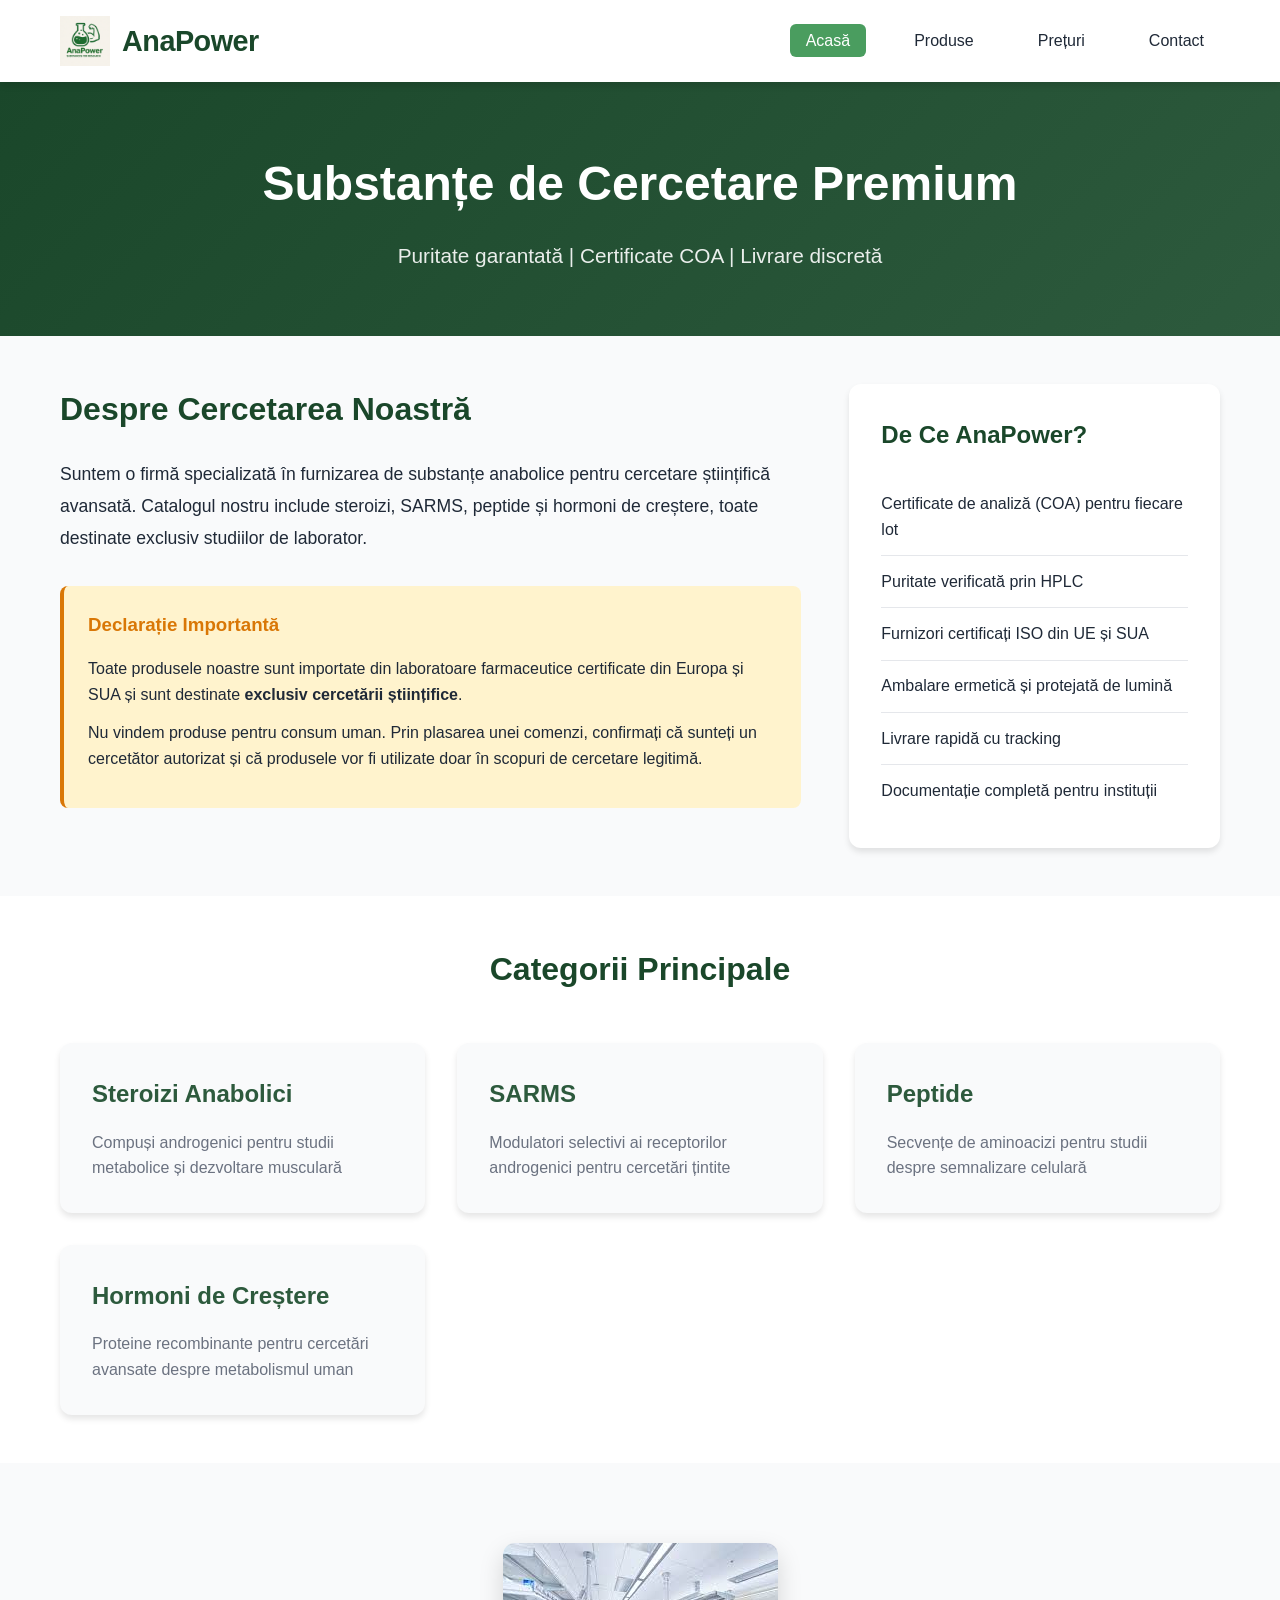
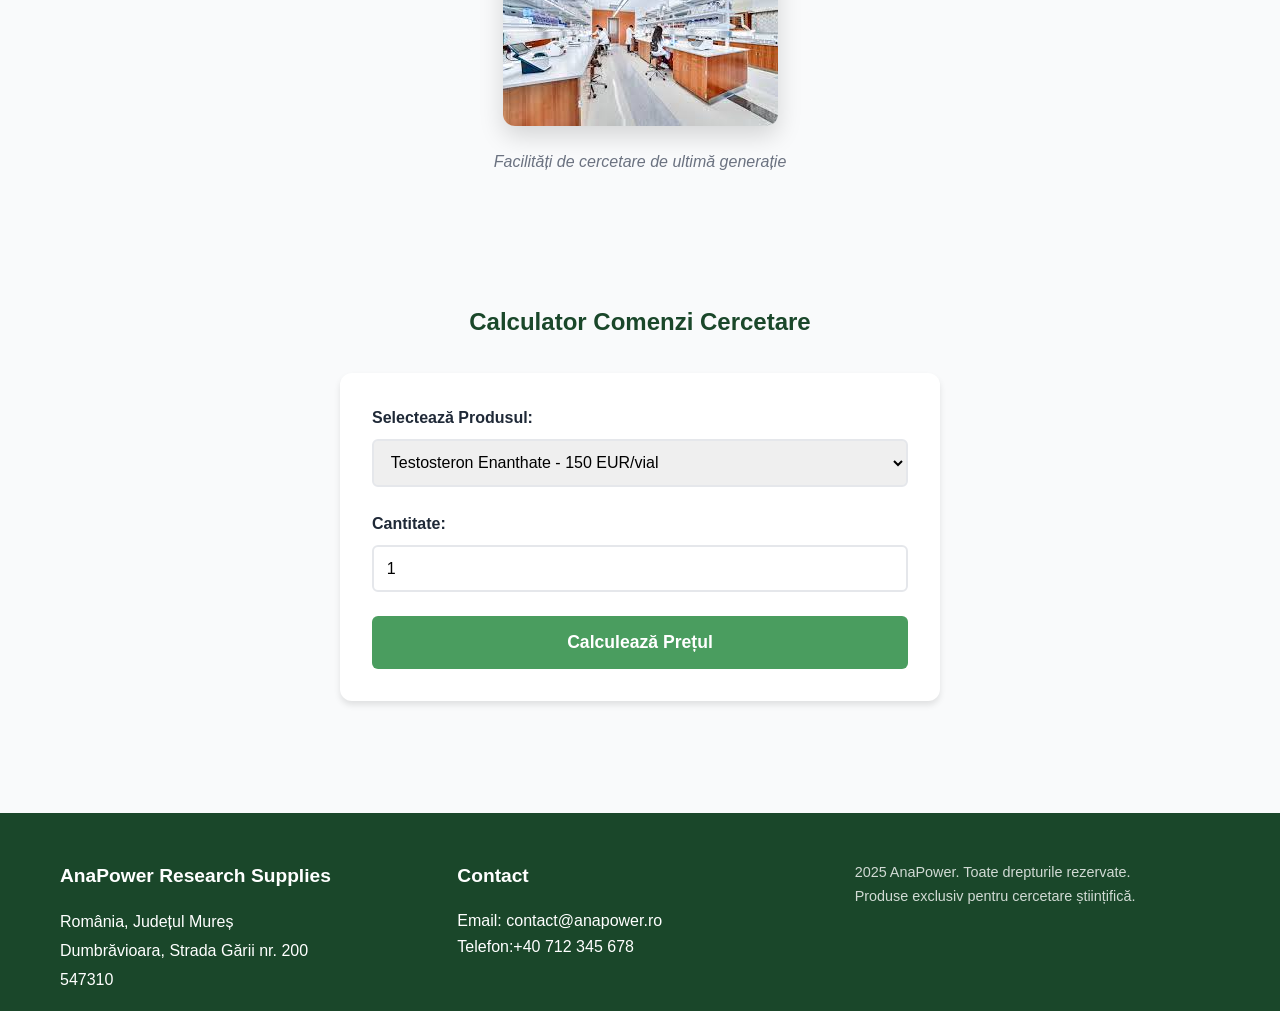
<file: Site-Substante-Anabolizante-main/Site-Substante-Anabolizante-main/Home.html>
<!DOCTYPE html>
<html lang="ro">
<head>
    <meta charset="UTF-8">
    <meta name="viewport" content="width=device-width, initial-scale=1.0">
    <title>AnaPower - Substanțe pentru Cercetare</title>
    <link rel="icon" type="image/x-icon" href="img/Logo.ico">
    <link rel="stylesheet" href="style.css">
</head>
<body>
    <header class="site-header">
        <div class="container">
            <div class="logo-wrapper">
                <img src="Logo (2).png" alt="AnaPower Logo" class="logo-img">
                <span class="logo-text">AnaPower</span>
            </div>
            <nav class="main-nav">
                <ul class="nav-list">
                    <li class="nav-item active"><a href="Home.html">Acasă</a></li>
                    <li class="nav-item"><a href="Products.html">Produse</a></li>
                    <li class="nav-item"><a href="Prices.html">Prețuri</a></li>
                    <li class="nav-item"><a href="Contact.html">Contact</a></li>
                </ul>
            </nav>
        </div>
    </header>

    <main class="main-content">
        <section class="hero-section">
            <div class="container">
                <h1 class="hero-title">Substanțe de Cercetare Premium</h1>
                <p class="hero-subtitle">Puritate garantată | Certificate COA | Livrare discretă</p>
            </div>
        </section>

        <section class="about-section">
            <div class="container">
                <article class="about-content">
                    <h2>Despre Cercetarea Noastră</h2>
                    <p class="intro-text">
                        Suntem o firmă specializată în furnizarea de substanțe anabolice pentru cercetare științifică avansată. Catalogul nostru include steroizi, SARMS, peptide și hormoni de creștere, toate destinate exclusiv studiilor de laborator.
                    </p>
                    <div class="disclaimer-box">
                        <h3>Declarație Importantă</h3>
                        <p>
                            Toate produsele noastre sunt importate din laboratoare farmaceutice certificate din Europa și SUA și sunt destinate <strong>exclusiv cercetării științifice</strong>.
                        </p>
                        <p>
                            Nu vindem produse pentru consum uman. Prin plasarea unei comenzi, confirmați că sunteți un cercetător autorizat și că produsele vor fi utilizate doar în scopuri de cercetare legitimă.
                        </p>
                    </div>
                </article>

                <aside class="quality-features">
                    <h3>De Ce AnaPower?</h3>
                    <ul class="features-list">
                        <li>Certificate de analiză (COA) pentru fiecare lot</li>
                        <li>Puritate verificată prin HPLC</li>
                        <li>Furnizori certificați ISO din UE și SUA</li>
                        <li>Ambalare ermetică și protejată de lumină</li>
                        <li>Livrare rapidă cu tracking</li>
                        <li>Documentație completă pentru instituții</li>
                    </ul>
                </aside>
            </div>
        </section>

        <section class="categories-section">
            <div class="container">
                <h2>Categorii Principale</h2>
                <div id="categories-container" class="categories-grid">
                  
                </div>
            </div>
        </section>

        <section class="lab-image-section">
            <div class="container">
                <figure class="lab-figure">
                    <img src="Lab.jpg" alt="Laborator de cercetare profesional" class="lab-image">
                    <figcaption>Facilități de cercetare de ultimă generație</figcaption>
                </figure>
            </div>
        </section>

        <section class="calculator-section">
            <div class="container">
                <h2>Calculator Comenzi Cercetare</h2>
                <div id="order-calculator">
                   
                </div>
            </div>
        </section>
    </main>

    <footer class="site-footer">
        <div class="container">
            <div class="footer-content">
                <div class="footer-info">
                    <h3>AnaPower Research Supplies</h3>
                    <address>
                        România, Județul Mureș<br>
                        Dumbrăvioara, Strada Gării nr. 200<br>
                        547310
                    </address>
                </div>
                <div class="footer-contact">
                    <h3>Contact</h3>
                    <p>
                        <a href="mailto:contact@anapower.ro" class="contact-link">
                             Email: contact@anapower.ro
                        </a>
                    </p>
                    <p>
                        <a href="tel:+40712345678" class="contact-link">
                             Telefon:+40 712 345 678
                        </a>
                    </p>
                </div>
                <div class="footer-legal">
                    <p class="legal-text">
                        2025 AnaPower. Toate drepturile rezervate.<br>
                        Produse exclusiv pentru cercetare științifică.
                    </p>
                </div>
            </div>
        </div>
    </footer>

    <script src="script.js"></script>
</body>

</html>
</file>
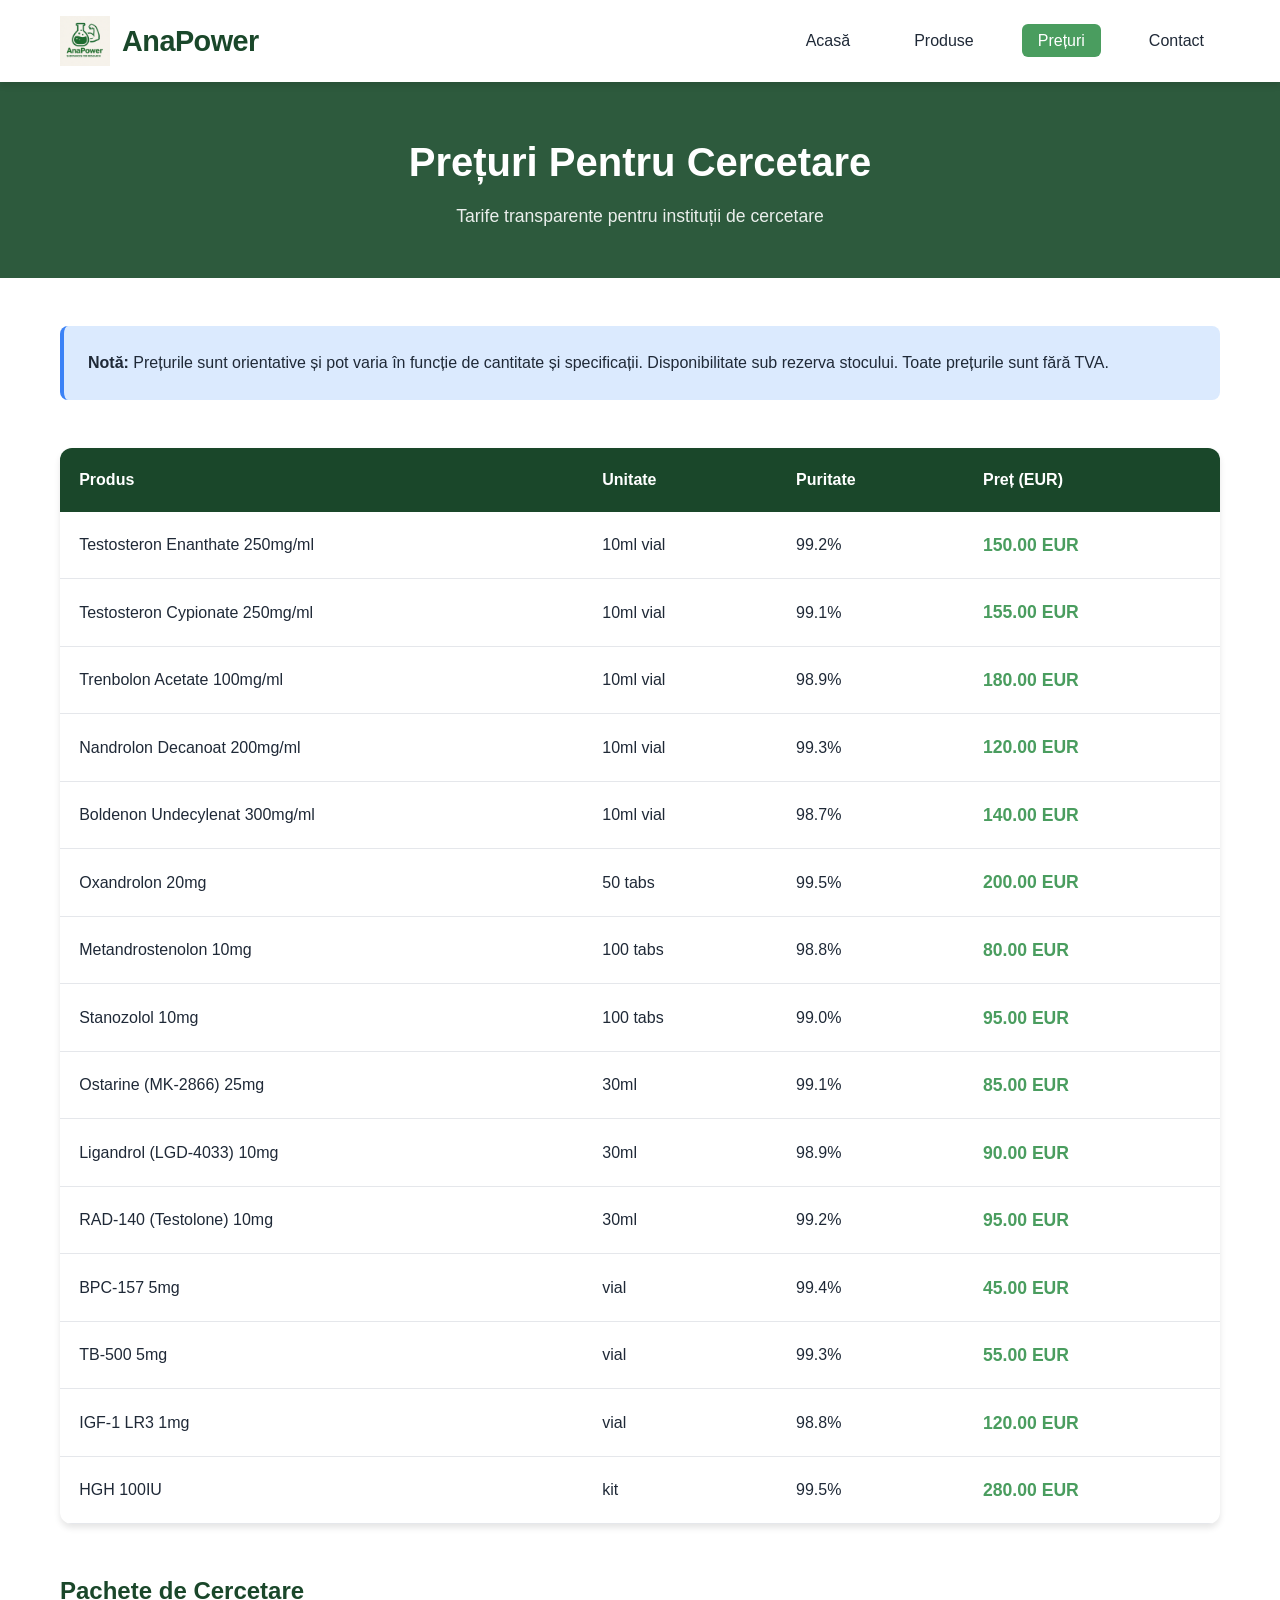
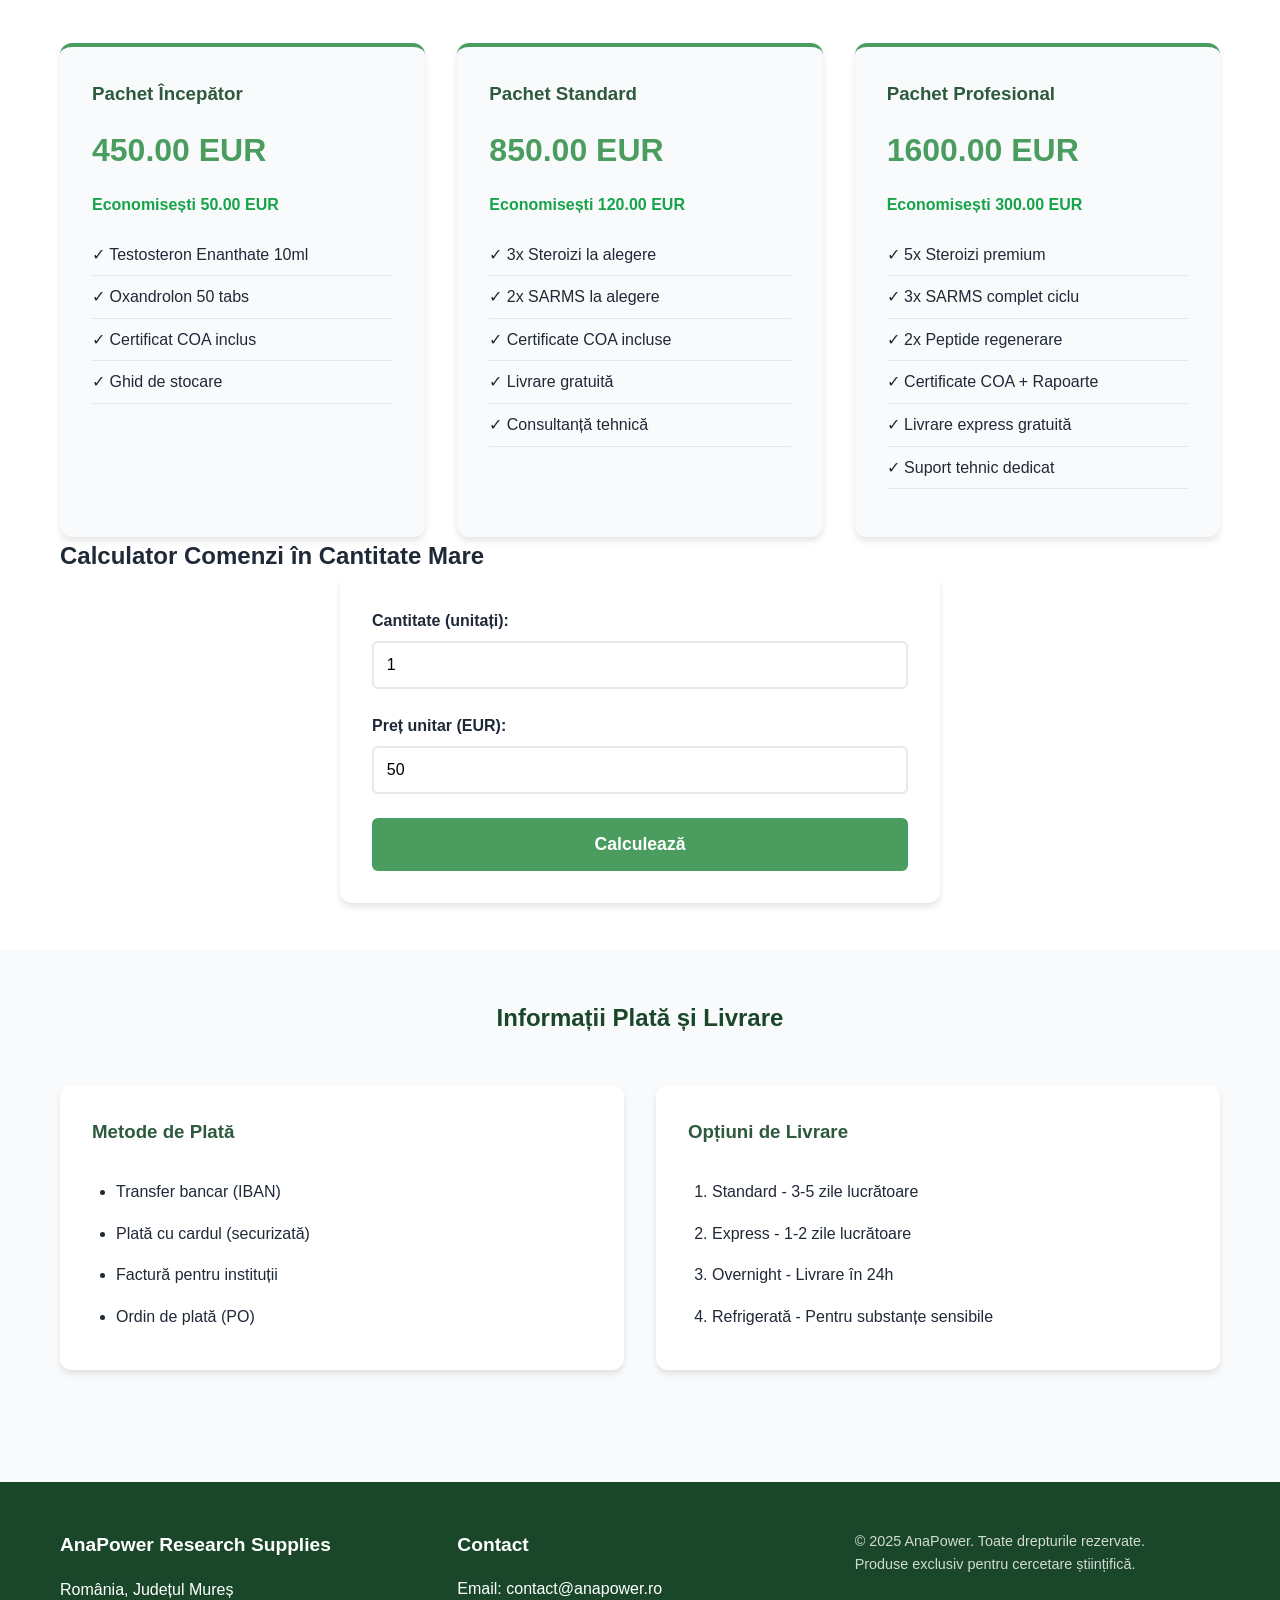
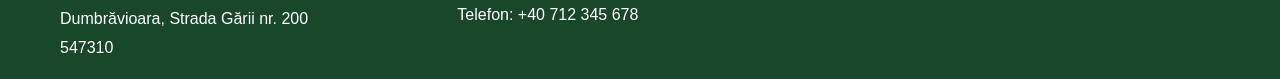
<file: Site-Substante-Anabolizante-main/Site-Substante-Anabolizante-main/Prices.html>
<!DOCTYPE html>
<html lang="ro">
<head>
    <meta charset="UTF-8">
    <meta name="viewport" content="width=device-width, initial-scale=1.0">
    <title>Prețuri - AnaPower</title>
    <link rel="icon" type="image/x-icon" href="img/Logo.ico">
    <link rel="stylesheet" href="style.css">
</head>
<body>
    <header class="site-header">
        <div class="container">
            <div class="logo-wrapper">
                <img src="Logo (2).png" alt="AnaPower Logo" class="logo-img">
                <span class="logo-text">AnaPower</span>
            </div>
            <nav class="main-nav">
                <ul class="nav-list">
                    <li class="nav-item"><a href="Home.html">Acasă</a></li>
                    <li class="nav-item"><a href="Products.html">Produse</a></li>
                    <li class="nav-item active"><a href="Prices.html">Prețuri</a></li>
                    <li class="nav-item"><a href="Contact.html">Contact</a></li>
                </ul>
            </nav>
        </div>
    </header>

    <main class="main-content">
        <section class="page-header">
            <div class="container">
                <h1>Prețuri Pentru Cercetare</h1>
                <p class="page-subtitle">Tarife transparente pentru instituții de cercetare</p>
            </div>
        </section>

        <section class="pricing-section">
            <div class="container">
                <div class="pricing-notice">
                    <p><strong>Notă:</strong> Prețurile sunt orientative și pot varia în funcție de cantitate și specificații. Disponibilitate sub rezerva stocului. Toate prețurile sunt fără TVA.</p>
                </div>

                <div id="pricing-table-container">
                   
                </div>

                <div class="discount-section">
                    <h2>Pachete de Cercetare</h2>
                    <div id="research-packages">
                        
                    </div>
                </div>

                <div class="bulk-calculator">
                    <h2>Calculator Comenzi în Cantitate Mare</h2>
                    <div class="calculator-box">
                        <div class="calc-input-group">
                            <label for="bulk-quantity">Cantitate (unitați):</label>
                            <input type="number" id="bulk-quantity" min="1" value="1">
                        </div>
                        <div class="calc-input-group">
                            <label for="bulk-price">Preț unitar (EUR):</label>
                            <input type="number" id="bulk-price" min="1" value="50" step="0.01">
                        </div>
                        <button id="calc-button" class="calc-btn">Calculează</button>
                        <div id="calc-result" class="calc-result"></div>
                    </div>
                </div>
            </div>
        </section>

        <section class="payment-section">
            <div class="container">
                <h2>Informații Plată și Livrare</h2>
                <div class="payment-grid">
                    <article class="payment-info">
                        <h3>Metode de Plată</h3>
                        <ul class="payment-list">
                            <li>Transfer bancar (IBAN)</li>
                            <li>Plată cu cardul (securizată)</li>
                            <li>Factură pentru instituții</li>
                            <li>Ordin de plată (PO)</li>
                        </ul>
                    </article>
                    <article class="delivery-info">
                        <h3>Opțiuni de Livrare</h3>
                        <ol class="delivery-list">
                            <li>Standard - 3-5 zile lucrătoare</li>
                            <li>Express - 1-2 zile lucrătoare</li>
                            <li>Overnight - Livrare în 24h</li>
                            <li>Refrigerată - Pentru substanțe sensibile</li>
                        </ol>
                    </article>
                </div>
            </div>
        </section>
    </main>

    <footer class="site-footer">
        <div class="container">
            <div class="footer-content">
                <div class="footer-info">
                    <h3>AnaPower Research Supplies</h3>
                    <address>
                        România, Județul Mureș<br>
                        Dumbrăvioara, Strada Gării nr. 200<br>
                        547310
                    </address>
                </div>
                <div class="footer-contact">
                    <h3>Contact</h3>
                    <p>
                        <a href="mailto:contact@anapower.ro" class="contact-link">
                             Email: contact@anapower.ro
                        </a>
                    </p>
                    <p>
                        <a href="tel:+40712345678" class="contact-link">
                             Telefon: +40 712 345 678
                        </a>
                    </p>
                </div>
                <div class="footer-legal">
                    <p class="legal-text">
                        © 2025 AnaPower. Toate drepturile rezervate.<br>
                        Produse exclusiv pentru cercetare științifică.
                    </p>
                </div>
            </div>
        </div>
    </footer>

    <script src="script.js"></script>
</body>
</html>
</file>
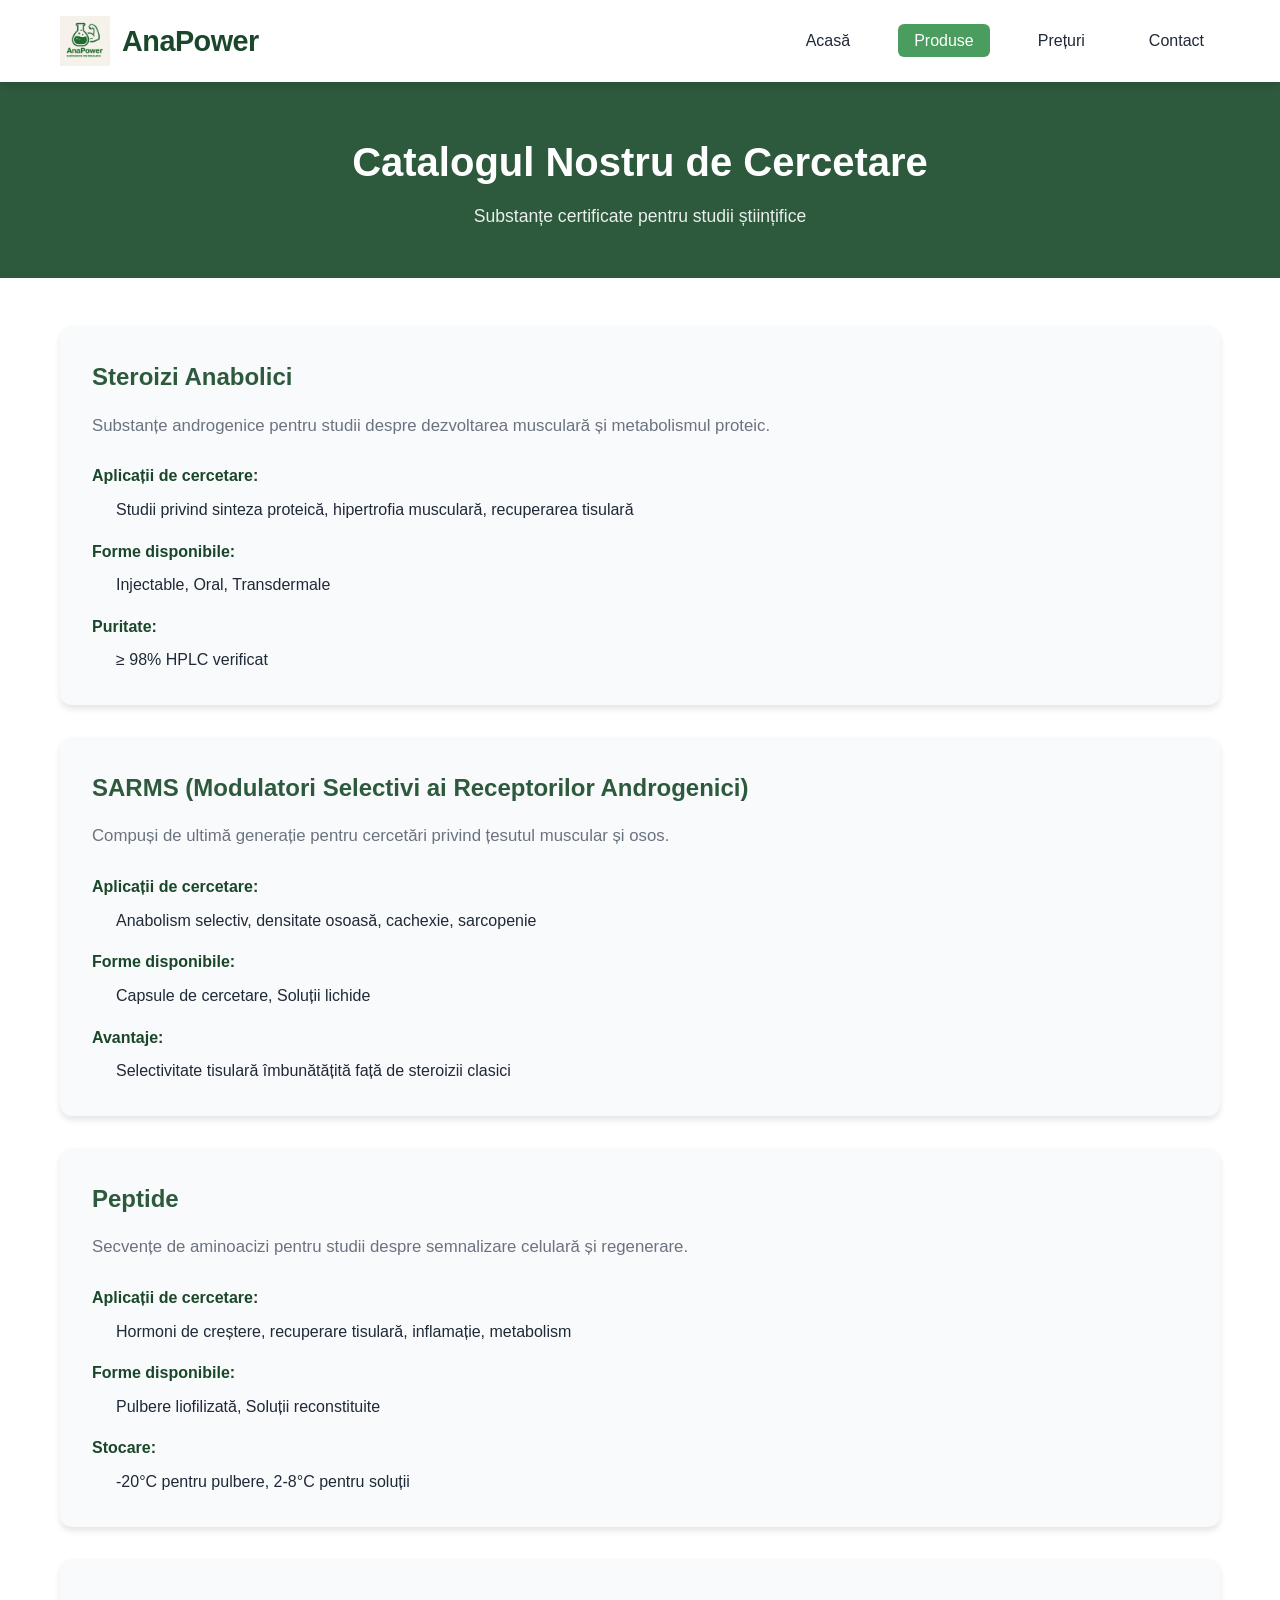
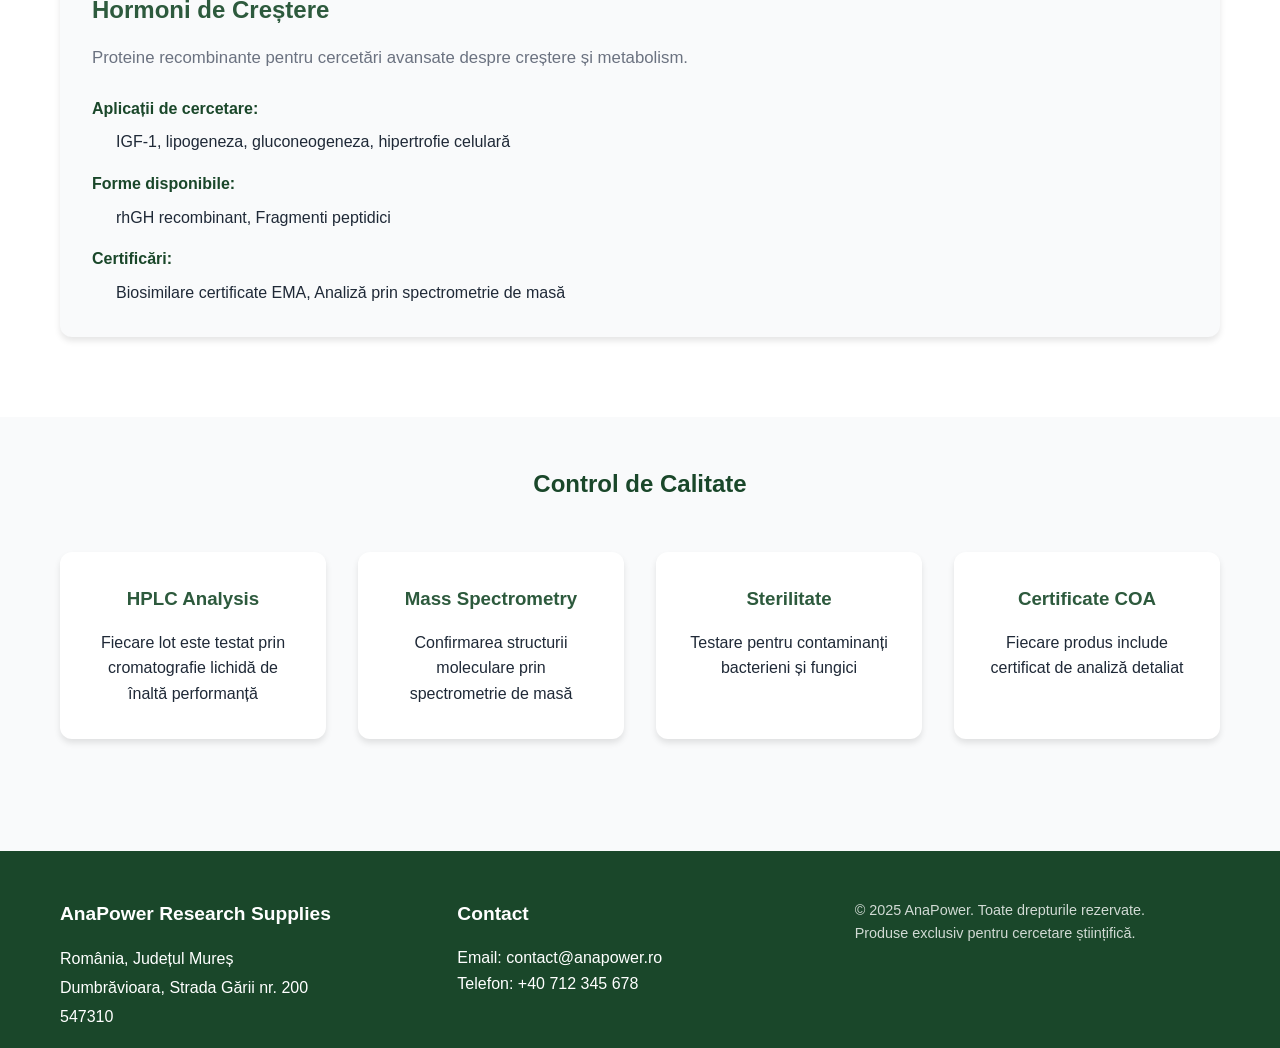
<file: Site-Substante-Anabolizante-main/Site-Substante-Anabolizante-main/Products.html>
<!DOCTYPE html>
<html lang="ro">
<head>
    <meta charset="UTF-8">
    <meta name="viewport" content="width=device-width, initial-scale=1.0">
    <title>Produse - AnaPower</title>
    <link rel="icon" type="image/x-icon" href="img/Logo.ico">
    <link rel="stylesheet" href="style.css">
</head>
<body>
    <header class="site-header">
        <div class="container">
            <div class="logo-wrapper">
                <img src="Logo (2).png" alt="AnaPower Logo" class="logo-img">
                <span class="logo-text">AnaPower</span>
            </div>
            <nav class="main-nav">
                <ul class="nav-list">
                    <li class="nav-item"><a href="Home.html">Acasă</a></li>
                    <li class="nav-item active"><a href="Products.html">Produse</a></li>
                    <li class="nav-item"><a href="Prices.html">Prețuri</a></li>
                    <li class="nav-item"><a href="Contact.html">Contact</a></li>
                </ul>
            </nav>
        </div>
    </header>

    <main class="main-content">
        <section class="page-header">
            <div class="container">
                <h1>Catalogul Nostru de Cercetare</h1>
                <p class="page-subtitle">Substanțe certificate pentru studii științifice</p>
            </div>
        </section>

        <section class="products-section">
            <div class="container">
                <article class="product-category">
                    <h2>Steroizi Anabolici</h2>
                    <p>Substanțe androgenice pentru studii despre dezvoltarea musculară și metabolismul proteic.</p>
                    <dl class="product-details">
                        <dt>Aplicații de cercetare:</dt>
                        <dd>Studii privind sinteza proteică, hipertrofia musculară, recuperarea tisulară</dd>
                        
                        <dt>Forme disponibile:</dt>
                        <dd>Injectable, Oral, Transdermale</dd>
                        
                        <dt>Puritate:</dt>
                        <dd>≥ 98% HPLC verificat</dd>
                    </dl>
                </article>

                <article class="product-category">
                    <h2>SARMS (Modulatori Selectivi ai Receptorilor Androgenici)</h2>
                    <p>Compuși de ultimă generație pentru cercetări privind țesutul muscular și osos.</p>
                    <dl class="product-details">
                        <dt>Aplicații de cercetare:</dt>
                        <dd>Anabolism selectiv, densitate osoasă, cachexie, sarcopenie</dd>
                        
                        <dt>Forme disponibile:</dt>
                        <dd>Capsule de cercetare, Soluții lichide</dd>
                        
                        <dt>Avantaje:</dt>
                        <dd>Selectivitate tisulară îmbunătățită față de steroizii clasici</dd>
                    </dl>
                </article>

                <article class="product-category">
                    <h2>Peptide</h2>
                    <p>Secvențe de aminoacizi pentru studii despre semnalizare celulară și regenerare.</p>
                    <dl class="product-details">
                        <dt>Aplicații de cercetare:</dt>
                        <dd>Hormoni de creștere, recuperare tisulară, inflamație, metabolism</dd>
                        
                        <dt>Forme disponibile:</dt>
                        <dd>Pulbere liofilizată, Soluții reconstituite</dd>
                        
                        <dt>Stocare:</dt>
                        <dd>-20°C pentru pulbere, 2-8°C pentru soluții</dd>
                    </dl>
                </article>

                <article class="product-category">
                    <h2>Hormoni de Creștere</h2>
                    <p>Proteine recombinante pentru cercetări avansate despre creștere și metabolism.</p>
                    <dl class="product-details">
                        <dt>Aplicații de cercetare:</dt>
                        <dd>IGF-1, lipogeneza, gluconeogeneza, hipertrofie celulară</dd>
                        
                        <dt>Forme disponibile:</dt>
                        <dd>rhGH recombinant, Fragmenti peptidici</dd>
                        
                        <dt>Certificări:</dt>
                        <dd>Biosimilare certificate EMA, Analiză prin spectrometrie de masă</dd>
                    </dl>
                </article>
            </div>
        </section>

        <section class="quality-section">
            <div class="container">
                <h2>Control de Calitate</h2>
                <div class="quality-grid">
                    <div class="quality-item">
                        <h3>HPLC Analysis</h3>
                        <p>Fiecare lot este testat prin cromatografie lichidă de înaltă performanță</p>
                    </div>
                    <div class="quality-item">
                        <h3>Mass Spectrometry</h3>
                        <p>Confirmarea structurii moleculare prin spectrometrie de masă</p>
                    </div>
                    <div class="quality-item">
                        <h3>Sterilitate</h3>
                        <p>Testare pentru contaminanți bacterieni și fungici</p>
                    </div>
                    <div class="quality-item">
                        <h3>Certificate COA</h3>
                        <p>Fiecare produs include certificat de analiză detaliat</p>
                    </div>
                </div>
            </div>
        </section>
    </main>

    <footer class="site-footer">
        <div class="container">
            <div class="footer-content">
                <div class="footer-info">
                    <h3>AnaPower Research Supplies</h3>
                    <address>
                        România, Județul Mureș<br>
                        Dumbrăvioara, Strada Gării nr. 200<br>
                        547310
                    </address>
                </div>
                <div class="footer-contact">
                    <h3>Contact</h3>
                    <p>
                        <a href="mailto:contact@anapower.ro" class="contact-link">
                             Email: contact@anapower.ro
                        </a>
                    </p>
                    <p>
                        <a href="tel:+40712345678" class="contact-link">
                             Telefon: +40 712 345 678
                        </a>
                    </p>
                </div>
                <div class="footer-legal">
                    <p class="legal-text">
                        © 2025 AnaPower. Toate drepturile rezervate.<br>
                        Produse exclusiv pentru cercetare științifică.
                    </p>
                </div>
            </div>
        </div>
    </footer>

    <script src="script.js"></script>
</body>
</html>
</file>
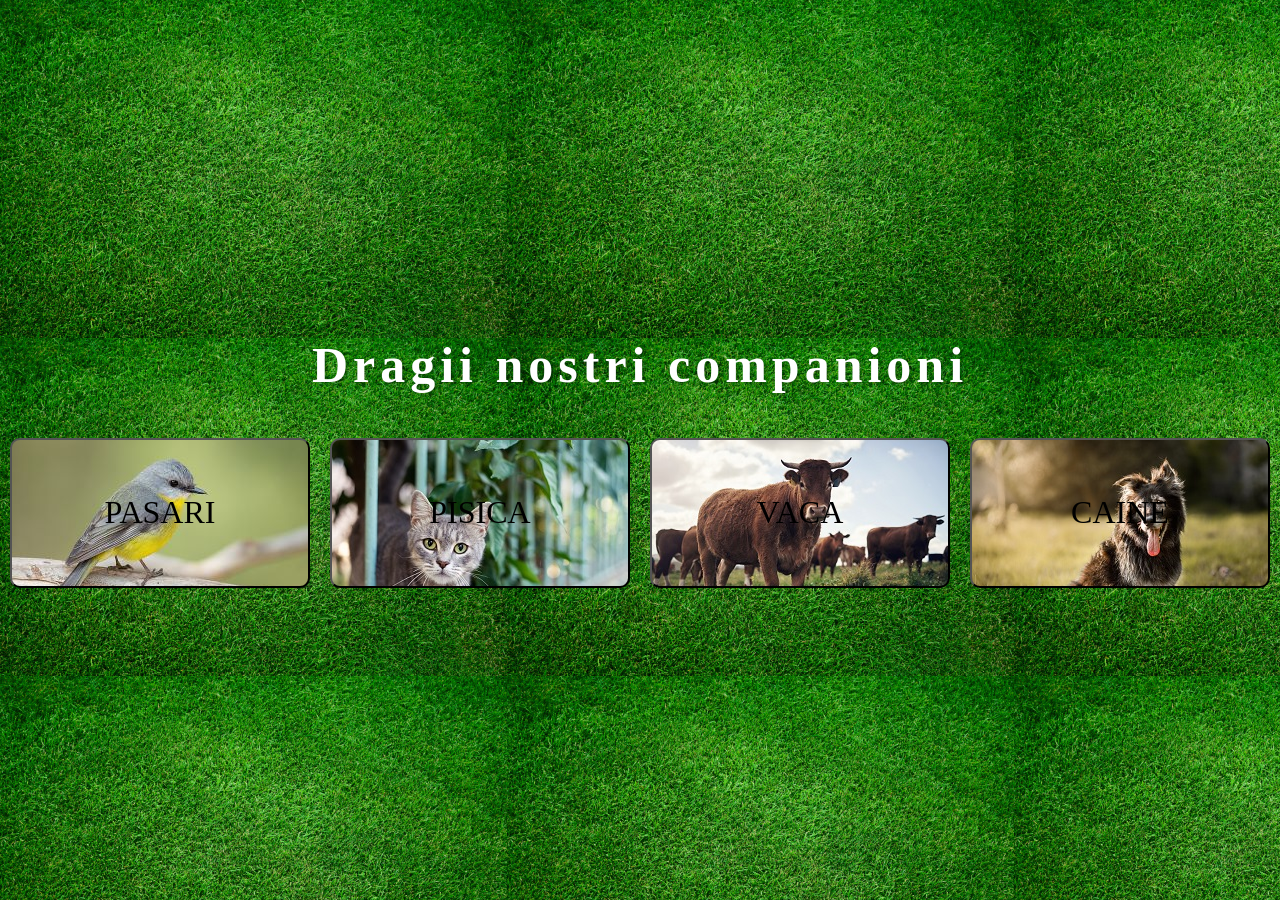
<file: HTML-CSS-JavaScript-projects-main/HTML-CSS-JavaScript-projects-main/Proiecte terminate/Proiect_2_Site animale/index1.html>
<!DOCTYPE html>
<html lang="en">
<head>
<meta charset="UTF-8">
<meta http-equiv="X-UA-Compatible" content="IE-edge">
<meta name="viewport" content="width=device-width , initial-scale=1.0">
<link rel="stylesheet" href="style1.css">
<title>Prietenii Nostri</title>

</head>
    <h1>Dragii nostri companioni</h1>
<div class="container">
    <button class="btn0">PASARI</button>
    <button class="btn1">PISICA</button>
    <button class="btn2">VACA</button>
    <button class="btn3">CAINE</button>
    
</div>
<script src="index1.js"></script>
    </body>
</html>
</file>
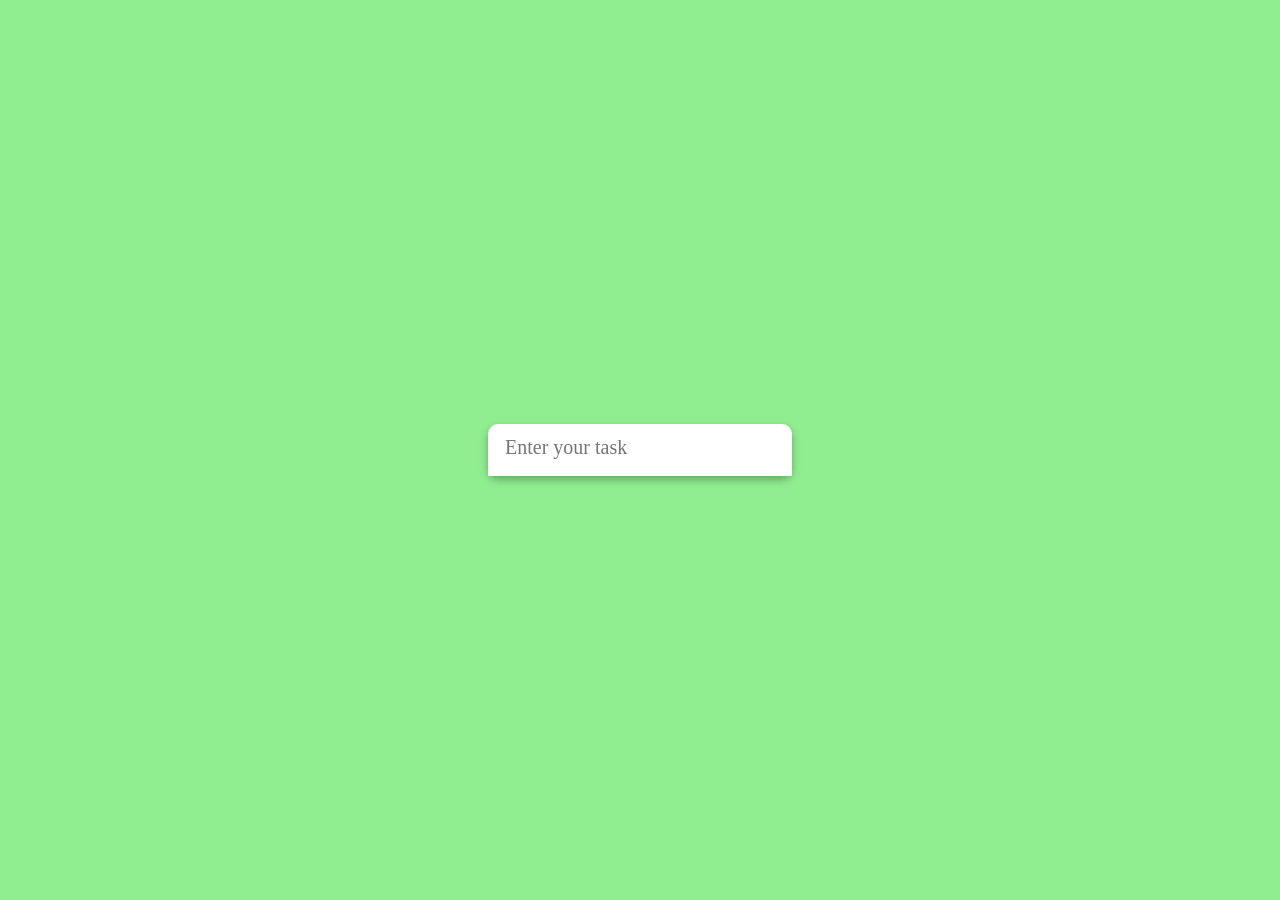
<file: HTML-CSS-JavaScript-projects-main/HTML-CSS-JavaScript-projects-main/Proiecte terminate/Proiect_3_ToDoList/index2.html>
<!DOCTYPE html>
<html>
    <head>
<meta charset="UTF-8">
<meta http-equiv="X-UA-Compatible" content="IE=edge" >
<meta name="viewport" content="width=device-width , initial-scale=1.0">
<link rel="stylesheet" href="style2.css">
<title>TO DO LIST</title>
    </head>
    <body>
<form class="form">
    <input class="input" type="text" placeholder="Enter your task" autocomplete="off">

</input>
<i class="fas fa-check-square" id="patrat"></i><i class="fas fa-trash" id="gunoi"></i><link rel="stylesheet" href="https://cdnjs.cloudflare.com/ajax/libs/font-awesome/6.0.0-beta3/css/all.min.css" integrity="sha512-Fo3rlrZj/k7ujTnHg4CGR2D7kSs0v4LLanw2qksYuRlEzO+tcaEPQogQ0KaoGN26/zrn20ImR1DfuLWnOo7aBA==" crossorigin="anonymous" referrerpolicy="no-referrer" />
    
     
     <div class="checked"></div>

<ol class="list">
   <!--<li class="checked">
        Buy milk <i class="fas fa-check-square"></i><i class="fas fa-trash"></i><link rel="stylesheet" href="https://cdnjs.cloudflare.com/ajax/libs/font-awesome/6.0.0-beta3/css/all.min.css" integrity="sha512-Fo3rlrZj/k7ujTnHg4CGR2D7kSs0v4LLanw2qksYuRlEzO+tcaEPQogQ0KaoGN26/zrn20ImR1DfuLWnOo7aBA==" crossorigin="anonymous" referrerpolicy="no-referrer" />
     </li>
     <li>Call David <i class="fas fa-check-square"></i><i class="fas fa-trash"></i><link rel="stylesheet" href="https://cdnjs.cloudflare.com/ajax/libs/font-awesome/6.0.0-beta3/css/all.min.css" integrity="sha512-Fo3rlrZj/k7ujTnHg4CGR2D7kSs0v4LLanw2qksYuRlEzO+tcaEPQogQ0KaoGN26/zrn20ImR1DfuLWnOo7aBA==" crossorigin="anonymous" referrerpolicy="no-referrer" />
     </li>
     <li>
        Buy milk <i class="fas fa-check-square"></i><i class="fas fa-trash"></i><link rel="stylesheet" href="https://cdnjs.cloudflare.com/ajax/libs/font-awesome/6.0.0-beta3/css/all.min.css" integrity="sha512-Fo3rlrZj/k7ujTnHg4CGR2D7kSs0v4LLanw2qksYuRlEzO+tcaEPQogQ0KaoGN26/zrn20ImR1DfuLWnOo7aBA==" crossorigin="anonymous" referrerpolicy="no-referrer" />
     </li>
     <li>
        Buy milk <i class="fas fa-check-square"></i><i class="fas fa-trash"></i><link rel="stylesheet" href="https://cdnjs.cloudflare.com/ajax/libs/font-awesome/6.0.0-beta3/css/all.min.css" integrity="sha512-Fo3rlrZj/k7ujTnHg4CGR2D7kSs0v4LLanw2qksYuRlEzO+tcaEPQogQ0KaoGN26/zrn20ImR1DfuLWnOo7aBA==" crossorigin="anonymous" referrerpolicy="no-referrer" />
     </li>-->
</ol>
</form>
<script src="index2.js"></script>
    </body>
</html>
</file>
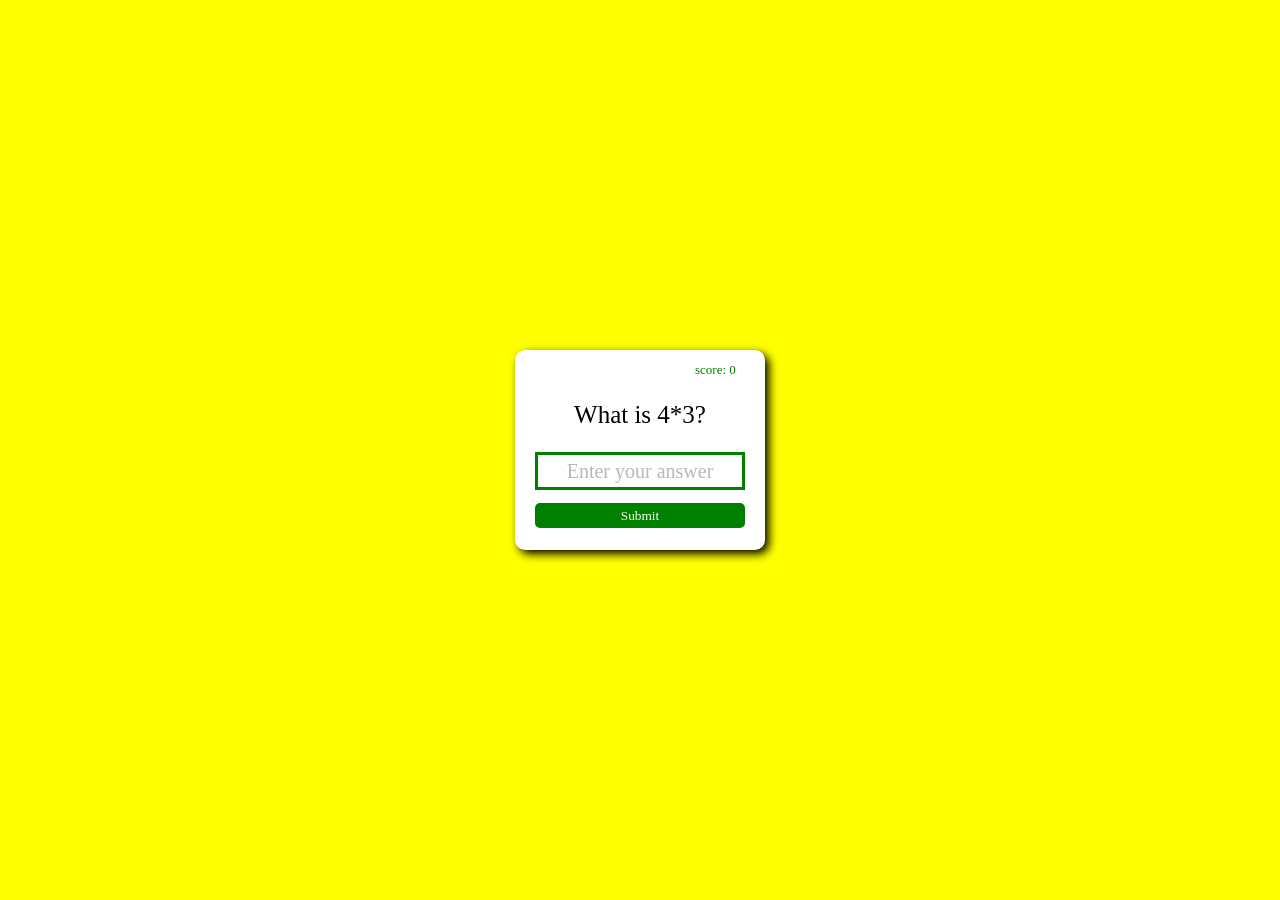
<file: HTML-CSS-JavaScript-projects-main/HTML-CSS-JavaScript-projects-main/Proiecte terminate/Proiect_5_Inmultiri/index4.html>
<!DOCTYPE html>
<html lang="en">
    <head>
        <meta charset ="UTF-8">
        <meta http-equiv="X-UA-Compatible" content="IE=edge">
        <meta name="viewport" content="width=device-width, initial-scale=1.0">
        <link rel="stylesheet" href="style4.css">
<title>Multiply Challenge</title>
    </head>
    <body>
<form class="square">
        <div class="score">score: 0</div>
        <div class="text">What is 8*5?</div>
        <input type="text" class="masa" placeholder="Enter your answer">
        <button class="button">
    Submit
        </button>
</form>
    <script src="index4.js"></script>
        </body>
    </html>
</file>
<file: Site-Solutii-IT-main/Site-Solutii-IT-main/style.css>
* {
    margin: 0;
    padding: 0;
    box-sizing: border-box;
}

body {
    font-family: 'Segoe UI', Tahoma, Geneva, Verdana, sans-serif;
    line-height: 1.6;
    color: #333;
    background-color: #f4f4f4;
}

.container {
    max-width: 1200px;
    margin: 0 auto;
    padding: 0 20px;
}
header {
    background: linear-gradient(135deg, #667eea 0%, #764ba2 100%);
    color: white;
    padding: 1rem 0;
    box-shadow: 0 2px 10px rgba(0,0,0,0.1);
    position: sticky;
    top: 0;
    z-index: 1000;
}

header .container {
    display: flex;
    justify-content: space-between;
    align-items: center;
    flex-wrap: wrap;
}

.logo {
    display: flex;
    align-items: center;
    gap: 15px;
}

.logo img {
    width: 50px;
    height: 50px;
    object-fit: contain;
}

.logo h1 {
    font-size: 1.8rem;
    font-weight: 700;
}

nav ul {
    list-style: none;
    display: flex;
    gap: 30px;
}

nav ul li a {
    color: white;
    text-decoration: none;
    font-weight: 500;
    padding: 8px 16px;
    border-radius: 5px;
    transition: all 0.3s ease;
}

nav ul li a:hover {
    background-color: rgba(255,255,255,0.2);
    transform: translateY(-2px);
}

nav ul li a.active {
    background-color: rgba(255,255,255,0.3);
    font-weight: 700;
}

main {
    min-height: calc(100vh - 200px);
}

.hero {
    background: linear-gradient(135deg, #667eea 0%, #764ba2 100%);
    color: white;
    padding: 100px 0;
    text-align: center;
}

.hero h2 {
    font-size: 3rem;
    margin-bottom: 20px;
    animation: fadeInDown 1s ease;
}

.hero p {
    font-size: 1.3rem;
    margin-bottom: 30px;
    animation: fadeInUp 1s ease;
}

/* Page Header */
.page-header {
    background: linear-gradient(135deg, #667eea 0%, #764ba2 100%);
    color: white;
    padding: 60px 0;
    text-align: center;
}

.page-header h1 {
    font-size: 2.5rem;
    margin-bottom: 15px;
}

.page-header p {
    font-size: 1.2rem;
}
.btn-primary,
.btn-secondary,
.btn-package {
    display: inline-block;
    padding: 12px 30px;
    border-radius: 5px;
    text-decoration: none;
    font-weight: 600;
    transition: all 0.3s ease;
    border: none;
    cursor: pointer;
    font-size: 1rem;
}

.btn-primary {
    background-color: white;
    color: #667eea;
}

.btn-primary:hover {
    background-color: #f0f0f0;
    transform: translateY(-2px);
    box-shadow: 0 5px 15px rgba(0,0,0,0.2);
}

.btn-secondary {
    background-color: #ff6b6b;
    color: white;
}

.btn-secondary:hover {
    background-color: #ee5a52;
    transform: translateY(-2px);
    box-shadow: 0 5px 15px rgba(0,0,0,0.2);
}

.btn-package {
    background-color: #667eea;
    color: white;
    width: 100%;
    margin-top: 20px;
}

.btn-package:hover {
    background-color: #5568d3;
}
.about {
    padding: 60px 0;
    background-color: white;
}

.about article {
    margin-bottom: 40px;
}

.about h2 {
    color: #667eea;
    font-size: 2rem;
    margin-bottom: 20px;
}

.about ul {
    margin-left: 20px;
    margin-top: 15px;
}

.about ul li {
    margin-bottom: 10px;
}

.benefits {
    display: grid;
    grid-template-columns: repeat(auto-fit, minmax(250px, 1fr));
    gap: 30px;
    margin-top: 30px;
}

.benefit-item {
    background-color: #f8f9fa;
    padding: 25px;
    border-radius: 10px;
    text-align: center;
    transition: transform 0.3s ease;
}

.benefit-item:hover {
    transform: translateY(-5px);
    box-shadow: 0 5px 20px rgba(0,0,0,0.1);
}

.benefit-item h3 {
    color: #667eea;
    margin-bottom: 10px;
    font-size: 1.5rem;
}
.services-detail {
    padding: 60px 0;
    background-color: white;
}

.service-card {
    margin-bottom: 50px;
    padding: 30px;
    background-color: #f8f9fa;
    border-radius: 10px;
    box-shadow: 0 2px 10px rgba(0,0,0,0.05);
}

.service-card img {
    width: 100%;
    height: 300px;
    object-fit: cover;
    border-radius: 10px;
    margin-bottom: 20px;
}

.service-card h2 {
    color: #667eea;
    font-size: 2rem;
    margin-bottom: 15px;
}

.service-card h3 {
    color: #764ba2;
    font-size: 1.3rem;
    margin-top: 25px;
    margin-bottom: 15px;
}

.service-card ul,
.service-card ol {
    margin-left: 20px;
}

.service-card ul li,
.service-card ol li {
    margin-bottom: 10px;
}

.service-card dl {
    margin-top: 15px;
}

.service-card dt {
    font-weight: 700;
    color: #667eea;
    margin-top: 10px;
}

.service-card dd {
    margin-left: 20px;
    margin-bottom: 10px;
}

.why-choose {
    padding: 60px 0;
    background-color: #f0f0f0;
}

.why-choose h2 {
    text-align: center;
    color: #667eea;
    font-size: 2.2rem;
    margin-bottom: 40px;
}

.advantages {
    display: grid;
    grid-template-columns: repeat(auto-fit, minmax(250px, 1fr));
    gap: 30px;
}

.advantage-item {
    background-color: white;
    padding: 30px;
    border-radius: 10px;
    text-align: center;
    box-shadow: 0 2px 10px rgba(0,0,0,0.05);
}

.advantage-item h3 {
    color: #667eea;
    margin-bottom: 10px;
}
.pricing-tables {
    padding: 60px 0;
    background-color: white;
}

.pricing-tables h2 {
    color: #667eea;
    font-size: 2rem;
    margin: 40px 0 20px 0;
}

.pricing-tables h2:first-child {
    margin-top: 0;
}

.price-table {
    width: 100%;
    border-collapse: collapse;
    margin-bottom: 50px;
    box-shadow: 0 2px 10px rgba(0,0,0,0.1);
    background-color: white;
}

.price-table thead {
    background: linear-gradient(135deg, #667eea 0%, #764ba2 100%);
    color: white;
}

.price-table th {
    padding: 15px;
    text-align: left;
    font-weight: 600;
}

.price-table td {
    padding: 15px;
    border-bottom: 1px solid #e0e0e0;
}

.price-table tbody tr:hover {
    background-color: #f8f9fa;
}

.price-table tbody tr:nth-child(even) {
    background-color: #fafafa;
}
.packages {
    padding: 60px 0;
    background-color: #f0f0f0;
}

.packages h2 {
    text-align: center;
    color: #667eea;
    font-size: 2.2rem;
    margin-bottom: 40px;
}

.package-cards {
    display: grid;
    grid-template-columns: repeat(auto-fit, minmax(300px, 1fr));
    gap: 30px;
}

.package-card {
    background-color: white;
    padding: 30px;
    border-radius: 10px;
    box-shadow: 0 2px 15px rgba(0,0,0,0.1);
    text-align: center;
    position: relative;
    transition: transform 0.3s ease;
}

.package-card:hover {
    transform: translateY(-10px);
    box-shadow: 0 10px 30px rgba(0,0,0,0.2);
}

.package-card.featured {
    border: 3px solid #667eea;
    transform: scale(1.05);
}

.package-card.featured .badge {
    position: absolute;
    top: -15px;
    left: 50%;
    transform: translateX(-50%);
    background-color: #ff6b6b;
    color: white;
    padding: 5px 20px;
    border-radius: 20px;
    font-weight: 700;
    font-size: 0.9rem;
}

.package-card h3 {
    color: #667eea;
    font-size: 1.8rem;
    margin-bottom: 15px;
}

.package-card .price {
    font-size: 3rem;
    font-weight: 700;
    color: #764ba2;
    margin-bottom: 20px;
}

.package-card ul {
    list-style: none;
    text-align: left;
    margin-bottom: 20px;
}

.package-card ul li {
    padding: 10px 0;
    border-bottom: 1px solid #e0e0e0;
}

.package-card ul li:before {
    content: "✓ ";
    color: #4caf50;
    font-weight: bold;
    margin-right: 10px;
}

.pricing-notes {
    padding: 40px 0;
    background-color: white;
}

.pricing-notes h2 {
    color: #667eea;
    margin-bottom: 20px;
}

.pricing-notes ul {
    margin-left: 20px;
}

.pricing-notes ul li {
    margin-bottom: 10px;
}

.contact-content {
    padding: 60px 0;
    background-color: white;
}

.contact-grid {
    display: grid;
    grid-template-columns: 1fr 1fr;
    gap: 50px;
}

.contact-form-wrapper h2 {
    color: #667eea;
    font-size: 2rem;
    margin-bottom: 30px;
}

.contact-form .form-group {
    margin-bottom: 20px;
}

.contact-form label {
    display: block;
    margin-bottom: 8px;
    font-weight: 600;
    color: #333;
}

.contact-form input,
.contact-form select,
.contact-form textarea {
    width: 100%;
    padding: 12px;
    border: 2px solid #e0e0e0;
    border-radius: 5px;
    font-size: 1rem;
    font-family: inherit;
    transition: border-color 0.3s ease;
}

.contact-form input:focus,
.contact-form select:focus,
.contact-form textarea:focus {
    outline: none;
    border-color: #667eea;
}

.contact-form textarea {
    resize: vertical;
}

.checkbox-label {
    display: flex;
    align-items: flex-start;
    gap: 10px;
    font-weight: 400;
}

.checkbox-label input[type="checkbox"] {
    width: auto;
    margin-top: 3px;
}

.checkbox-label a {
    color: #667eea;
    text-decoration: none;
}

.checkbox-label a:hover {
    text-decoration: underline;
}

/* Contact Info */
.contact-info-wrapper h2 {
    color: #667eea;
    font-size: 2rem;
    margin-bottom: 30px;
}

.contact-info-card {
    background-color: #f8f9fa;
    padding: 30px;
    border-radius: 10px;
    margin-bottom: 30px;
}

.info-item {
    margin-bottom: 25px;
}

.info-item h3 {
    color: #764ba2;
    font-size: 1.2rem;
    margin-bottom: 10px;
}

.info-item a {
    color: #667eea;
    text-decoration: none;
}

.info-item a:hover {
    text-decoration: underline;
}

.social-links {
    display: flex;
    gap: 15px;
    flex-wrap: wrap;
}

.social-link {
    background-color: #667eea;
    color: white;
    padding: 8px 16px;
    border-radius: 5px;
    text-decoration: none;
    transition: background-color 0.3s ease;
}

.social-link:hover {
    background-color: #5568d3;
}

.office-image img {
    width: 100%;
    height: auto;
    border-radius: 10px;
    box-shadow: 0 2px 15px rgba(0,0,0,0.1);
}

.image-caption {
    text-align: center;
    margin-top: 10px;
    font-style: italic;
    color: #666;
}

.map-section {
    padding: 60px 0;
    background-color: #f0f0f0;
}

.map-section h2 {
    text-align: center;
    color: #667eea;
    font-size: 2.2rem;
    margin-bottom: 30px;
}

.map-container {
    border-radius: 10px;
    overflow: hidden;
    box-shadow: 0 2px 15px rgba(0,0,0,0.1);
}

.map-directions {
    margin-top: 20px;
    text-align: center;
    font-size: 1.1rem;
}

.faq-section {
    padding: 60px 0;
    background-color: white;
}

.faq-section h2 {
    text-align: center;
    color: #667eea;
    font-size: 2.2rem;
    margin-bottom: 40px;
}

.faq-list {
    max-width: 800px;
    margin: 0 auto;
}

.faq-item {
    background-color: #f8f9fa;
    margin-bottom: 15px;
    border-radius: 8px;
    overflow: hidden;
}

.faq-item summary {
    padding: 20px;
    cursor: pointer;
    font-weight: 600;
    color: #667eea;
    list-style: none;
    transition: background-color 0.3s ease;
}

.faq-item summary:hover {
    background-color: #e8e9ea;
}

.faq-item summary::-webkit-details-marker {
    display: none;
}

.faq-item summary:before {
    content: "+ ";
    font-weight: bold;
    margin-right: 10px;
}

.faq-item[open] summary:before {
    content: "- ";
}

.faq-item p {
    padding: 0 20px 20px 20px;
    line-height: 1.6;
}

.cta {
    background: linear-gradient(135deg, #667eea 0%, #764ba2 100%);
    color: white;
    padding: 80px 0;
    text-align: center;
}

.cta h2 {
    font-size: 2.5rem;
    margin-bottom: 20px;
}

.cta p {
    font-size: 1.2rem;
    margin-bottom: 30px;
}

footer {
    background-color: #2c3e50;
    color: white;
    padding: 40px 0 20px 0;
}

.footer-content {
    display: grid;
    grid-template-columns: repeat(auto-fit, minmax(250px, 1fr));
    gap: 40px;
    margin-bottom: 30px;
}

.footer-section h3 {
    color: #667eea;
    margin-bottom: 15px;
    font-size: 1.3rem;
}

.footer-section ul {
    list-style: none;
}

.footer-section ul li {
    margin-bottom: 8px;
}

.footer-section a {
    color: #bbb;
    text-decoration: none;
    transition: color 0.3s ease;
}

.footer-section a:hover {
    color: white;
}

.footer-bottom {
    text-align: center;
    padding-top: 20px;
    border-top: 1px solid #444;
    color: #bbb;
}

@keyframes fadeInDown {
    from {
        opacity: 0;
        transform: translateY(-30px);
    }
    to {
        opacity: 1;
        transform: translateY(0);
    }
}

@keyframes fadeInUp {
    from {
        opacity: 0;
        transform: translateY(30px);
    }
    to {
        opacity: 1;
        transform: translateY(0);
    }
}

@media (max-width: 768px) {
    header .container {
        flex-direction: column;
        gap: 20px;
    }
    
    nav ul {
        flex-direction: column;
        gap: 10px;
        text-align: center;
    }
    
    .hero h2 {
        font-size: 2rem;
    }
    
    .hero p {
        font-size: 1rem;
    }
    
    .contact-grid {
        grid-template-columns: 1fr;
    }
    
    .benefits,
    .advantages,
    .package-cards {
        grid-template-columns: 1fr;
    }
    
    .price-table {
        font-size: 0.9rem;
    }
    
    .price-table th,
    .price-table td {
        padding: 10px;
    }
}
</file>
<file: Site-Substante-Anabolizante-main/Site-Substante-Anabolizante-main/style.css>
* {
    margin: 0;
    padding: 0;
    box-sizing: border-box;
}

:root {
    --primary-color: #1a472a;
    --secondary-color: #2d5a3d;
    --accent-color: #4a9d5f;
    --warning-color: #d97706;
    --text-dark: #1f2937;
    --text-light: #6b7280;
    --bg-light: #f9fafb;
    --bg-white: #ffffff;
    --border-color: #e5e7eb;
    --shadow: 0 4px 6px rgba(0, 0, 0, 0.1);
    --shadow-lg: 0 10px 25px rgba(0, 0, 0, 0.15);
}

body {
    font-family: 'Segoe UI', Tahoma, Geneva, Verdana, sans-serif;
    line-height: 1.6;
    color: var(--text-dark);
    background-color: var(--bg-light);
}

.container {
    max-width: 1200px;
    margin: 0 auto;
    padding: 0 20px;
}

/* Header & Navigation */
.site-header {
    background-color: var(--bg-white);
    box-shadow: var(--shadow);
    position: sticky;
    top: 0;
    z-index: 1000;
}

.site-header .container {
    display: flex;
    justify-content: space-between;
    align-items: center;
    padding: 1rem 20px;
}

.logo-wrapper {
    display: flex;
    align-items: center;
    gap: 12px;
}

.logo-img {
    width: 50px;
    height: 50px;
    object-fit: contain;
}

.logo-text {
    font-size: 1.8rem;
    font-weight: 700;
    color: var(--primary-color);
    letter-spacing: -0.5px;
}

.logo-text sup {
    font-size: 0.7rem;
    color: var(--accent-color);
}

.nav-list {
    display: flex;
    list-style: none;
    gap: 2rem;
}

.nav-item a {
    text-decoration: none;
    color: var(--text-dark);
    font-weight: 500;
    padding: 0.5rem 1rem;
    border-radius: 6px;
    transition: all 0.3s ease;
}

.nav-item a:hover,
.nav-item.active a {
    background-color: var(--accent-color);
    color: var(--bg-white);
}

/* Hero Section */
.hero-section {
    background: linear-gradient(135deg, var(--primary-color), var(--secondary-color));
    color: var(--bg-white);
    padding: 4rem 0;
    text-align: center;
}

.hero-title {
    font-size: 3rem;
    margin-bottom: 1rem;
    font-weight: 700;
}

.hero-subtitle {
    font-size: 1.3rem;
    opacity: 0.9;
}

/* Page Header */
.page-header {
    background-color: var(--secondary-color);
    color: var(--bg-white);
    padding: 3rem 0;
    text-align: center;
}

.page-header h1 {
    font-size: 2.5rem;
    margin-bottom: 0.5rem;
}

.page-subtitle {
    font-size: 1.1rem;
    opacity: 0.9;
}

/* Main Content */
.main-content {
    min-height: calc(100vh - 200px);
}

section {
    padding: 3rem 0;
}

/* About Section */
.about-section .container {
    display: grid;
    grid-template-columns: 2fr 1fr;
    gap: 3rem;
}

.about-content h2 {
    color: var(--primary-color);
    font-size: 2rem;
    margin-bottom: 1.5rem;
}

.intro-text {
    font-size: 1.1rem;
    line-height: 1.8;
    margin-bottom: 2rem;
    color: var(--text-dark);
}

.disclaimer-box {
    background-color: #fff3cd;
    border-left: 4px solid var(--warning-color);
    padding: 1.5rem;
    border-radius: 8px;
    margin-top: 2rem;
}

.disclaimer-box h3 {
    color: var(--warning-color);
    margin-bottom: 1rem;
}

.disclaimer-box p {
    margin-bottom: 0.8rem;
}

.quality-features {
    background-color: var(--bg-white);
    padding: 2rem;
    border-radius: 12px;
    box-shadow: var(--shadow);
}

.quality-features h3 {
    color: var(--primary-color);
    margin-bottom: 1.5rem;
    font-size: 1.5rem;
}

.features-list {
    list-style: none;
}

.features-list li {
    padding: 0.8rem 0;
    border-bottom: 1px solid var(--border-color);
    color: var(--text-dark);
}

.features-list li:last-child {
    border-bottom: none;
}

/* Categories Section */
.categories-section {
    background-color: var(--bg-white);
}

.categories-section h2 {
    text-align: center;
    color: var(--primary-color);
    font-size: 2rem;
    margin-bottom: 3rem;
}

.categories-grid {
    display: grid;
    grid-template-columns: repeat(auto-fit, minmax(280px, 1fr));
    gap: 2rem;
}

.category-card {
    background-color: var(--bg-light);
    padding: 2rem;
    border-radius: 12px;
    box-shadow: var(--shadow);
    transition: transform 0.3s ease, box-shadow 0.3s ease;
    cursor: pointer;
}

.category-card:hover {
    transform: translateY(-5px);
    box-shadow: var(--shadow-lg);
}

.category-card h3 {
    color: var(--secondary-color);
    margin-bottom: 1rem;
    font-size: 1.5rem;
}

.category-card p {
    color: var(--text-light);
    line-height: 1.6;
}

/* Lab Image Section */
.lab-figure {
    text-align: center;
    margin: 2rem 0;
}

.lab-image {
    max-width: 100%;
    height: auto;
    border-radius: 12px;
    box-shadow: var(--shadow-lg);
}

figcaption {
    margin-top: 1rem;
    font-style: italic;
    color: var(--text-light);
}

/* Calculator Section */
.calculator-section {
    background-color: var(--bg-light);
}

.calculator-section h2 {
    text-align: center;
    color: var(--primary-color);
    margin-bottom: 2rem;
}

.calculator-box {
    background-color: var(--bg-white);
    padding: 2rem;
    border-radius: 12px;
    box-shadow: var(--shadow);
    max-width: 600px;
    margin: 0 auto;
}

.calc-input-group {
    margin-bottom: 1.5rem;
}

.calc-input-group label {
    display: block;
    margin-bottom: 0.5rem;
    font-weight: 600;
    color: var(--text-dark);
}

.calc-input-group input,
.calc-input-group select {
    width: 100%;
    padding: 0.8rem;
    border: 2px solid var(--border-color);
    border-radius: 6px;
    font-size: 1rem;
}

.calc-btn {
    width: 100%;
    padding: 1rem;
    background-color: var(--accent-color);
    color: var(--bg-white);
    border: none;
    border-radius: 6px;
    font-size: 1.1rem;
    font-weight: 600;
    cursor: pointer;
    transition: background-color 0.3s ease;
}

.calc-btn:hover {
    background-color: var(--secondary-color);
}

.calc-result {
    margin-top: 1.5rem;
    padding: 1.5rem;
    background-color: var(--bg-light);
    border-radius: 6px;
    text-align: center;
    display: none;
}

.calc-result.show {
    display: block;
}

.calc-result h3 {
    color: var(--primary-color);
    margin-bottom: 1rem;
}

.calc-result p {
    font-size: 1.1rem;
    margin: 0.5rem 0;
}

.result-total {
    font-size: 1.8rem;
    font-weight: 700;
    color: var(--accent-color);
    margin-top: 1rem;
}

/* Products Section */
.products-section {
    background-color: var(--bg-white);
}

.product-category {
    background-color: var(--bg-light);
    padding: 2rem;
    margin-bottom: 2rem;
    border-radius: 12px;
    box-shadow: var(--shadow);
}

.product-category h2 {
    color: var(--secondary-color);
    margin-bottom: 1rem;
}

.product-category > p {
    color: var(--text-light);
    margin-bottom: 1.5rem;
    font-size: 1.05rem;
}

.product-details {
    margin-top: 1rem;
}

.product-details dt {
    font-weight: 700;
    color: var(--primary-color);
    margin-top: 1rem;
    margin-bottom: 0.5rem;
}

.product-details dd {
    color: var(--text-dark);
    margin-left: 1.5rem;
    line-height: 1.6;
}

/* Quality Section */
.quality-section {
    background-color: var(--bg-light);
}

.quality-section h2 {
    text-align: center;
    color: var(--primary-color);
    margin-bottom: 3rem;
}

.quality-grid {
    display: grid;
    grid-template-columns: repeat(auto-fit, minmax(250px, 1fr));
    gap: 2rem;
}

.quality-item {
    background-color: var(--bg-white);
    padding: 2rem;
    border-radius: 12px;
    box-shadow: var(--shadow);
    text-align: center;
}

.quality-item h3 {
    color: var(--secondary-color);
    margin-bottom: 1rem;
}

/* Pricing Section */
.pricing-section {
    background-color: var(--bg-white);
}

.pricing-notice {
    background-color: #dbeafe;
    border-left: 4px solid #3b82f6;
    padding: 1.5rem;
    border-radius: 8px;
    margin-bottom: 3rem;
}

.pricing-table {
    width: 100%;
    border-collapse: collapse;
    background-color: var(--bg-white);
    box-shadow: var(--shadow);
    border-radius: 12px;
    overflow: hidden;
    margin-bottom: 3rem;
}

.pricing-table thead {
    background-color: var(--primary-color);
    color: var(--bg-white);
}

.pricing-table th,
.pricing-table td {
    padding: 1.2rem;
    text-align: left;
}

.pricing-table tbody tr {
    border-bottom: 1px solid var(--border-color);
}

.pricing-table tbody tr:hover {
    background-color: var(--bg-light);
}

.price-highlight {
    font-weight: 700;
    color: var(--accent-color);
    font-size: 1.1rem;
}

/* Research Packages */
.discount-section h2 {
    color: var(--primary-color);
    margin-bottom: 2rem;
}

.packages-grid {
    display: grid;
    grid-template-columns: repeat(auto-fit, minmax(300px, 1fr));
    gap: 2rem;
}

.package-card {
    background-color: var(--bg-light);
    padding: 2rem;
    border-radius: 12px;
    box-shadow: var(--shadow);
    border-top: 4px solid var(--accent-color);
}

.package-card h3 {
    color: var(--secondary-color);
    margin-bottom: 1rem;
}

.package-price {
    font-size: 2rem;
    font-weight: 700;
    color: var(--accent-color);
    margin: 1rem 0;
}

.package-savings {
    color: #16a34a;
    font-weight: 600;
    margin-bottom: 1rem;
}

.package-items {
    list-style: none;
    margin: 1rem 0;
}

.package-items li {
    padding: 0.5rem 0;
    border-bottom: 1px solid var(--border-color);
}

/* Payment Section */
.payment-section {
    background-color: var(--bg-light);
}

.payment-section h2 {
    text-align: center;
    color: var(--primary-color);
    margin-bottom: 3rem;
}

.payment-grid {
    display: grid;
    grid-template-columns: repeat(auto-fit, minmax(300px, 1fr));
    gap: 2rem;
}

.payment-info,
.delivery-info {
    background-color: var(--bg-white);
    padding: 2rem;
    border-radius: 12px;
    box-shadow: var(--shadow);
}

.payment-info h3,
.delivery-info h3 {
    color: var(--secondary-color);
    margin-bottom: 1.5rem;
}

.payment-list,
.delivery-list {
    margin-left: 1.5rem;
}

.payment-list li,
.delivery-list li {
    padding: 0.5rem 0;
    color: var(--text-dark);
}

/* Contact Section */
.contact-grid {
    display: grid;
    grid-template-columns: 1fr 1.5fr;
    gap: 3rem;
}

.contact-info-box,
.contact-form-box {
    background-color: var(--bg-white);
    padding: 2rem;
    border-radius: 12px;
    box-shadow: var(--shadow);
}

.contact-info-box h2,
.contact-form-box h2 {
    color: var(--primary-color);
    margin-bottom: 2rem;
}

.info-item {
    margin-bottom: 2rem;
}

.info-item h3 {
    color: var(--secondary-color);
    margin-bottom: 0.8rem;
}

.info-item p,
.info-item address {
    color: var(--text-dark);
    line-height: 1.8;
    font-style: normal;
}

.info-item a {
    color: var(--accent-color);
    text-decoration: none;
}

.info-item a:hover {
    text-decoration: underline;
}

.contact-link {
    color: var(--accent-color);
    text-decoration: none;
    font-weight: 500;
}

.contact-link:hover {
    text-decoration: underline;
}

/* Contact Form */
.form-group {
    margin-bottom: 1.5rem;
}

.form-group label {
    display: block;
    margin-bottom: 0.5rem;
    font-weight: 600;
    color: var(--text-dark);
}

.form-group input,
.form-group textarea,
.form-group select {
    width: 100%;
    padding: 0.8rem;
    border: 2px solid var(--border-color);
    border-radius: 6px;
    font-size: 1rem;
    font-family: inherit;
}

.form-group textarea {
    resize: vertical;
    min-height: 120px;
}

.submit-btn {
    width: 100%;
    padding: 1rem;
    background-color: var(--accent-color);
    color: var(--bg-white);
    border: none;
    border-radius: 6px;
    font-size: 1.1rem;
    font-weight: 600;
    cursor: pointer;
    transition: background-color 0.3s ease;
}

.submit-btn:hover {
    background-color: var(--secondary-color);
}

/* Map Section */
.map-section {
    background-color: var(--bg-light);
}

.map-section h2 {
    text-align: center;
    color: var(--primary-color);
    margin-bottom: 2rem;
}

.map-placeholder {
    background-color: var(--bg-white);
    padding: 3rem;
    border-radius: 12px;
    box-shadow: var(--shadow);
    text-align: center;
}

.map-placeholder p {
    font-size: 1.2rem;
    color: var(--text-dark);
    margin-bottom: 1rem;
}

.map-note {
    font-size: 1rem;
    color: var(--text-light);
}

/* FAQ Section */
.faq-section {
    background-color: var(--bg-white);
}

.faq-section h2 {
    text-align: center;
    color: var(--primary-color);
    margin-bottom: 3rem;
}

.faq-item {
    background-color: var(--bg-light);
    padding: 2rem;
    margin-bottom: 1.5rem;
    border-radius: 12px;
    box-shadow: var(--shadow);
}

.faq-item h3 {
    color: var(--secondary-color);
    margin-bottom: 1rem;
}

.faq-item p {
    color: var(--text-dark);
    line-height: 1.8;
}

/* Footer */
.site-footer {
    background-color: var(--primary-color);
    color: var(--bg-white);
    padding: 3rem 0 1rem;
    margin-top: 4rem;
}

.footer-content {
    display: grid;
    grid-template-columns: repeat(auto-fit, minmax(250px, 1fr));
    gap: 2rem;
}

.footer-info h3,
.footer-contact h3,
.footer-legal h3 {
    margin-bottom: 1rem;
    font-size: 1.2rem;
}

.footer-info address {
    font-style: normal;
    line-height: 1.8;
}

.footer-contact a {
    color: var(--bg-white);
    text-decoration: none;
}

.footer-contact a:hover {
    text-decoration: underline;
}

.legal-text {
    font-size: 0.9rem;
    opacity: 0.8;
    line-height: 1.6;
}

/* Responsive Design */
@media (max-width: 768px) {
    .site-header .container {
        flex-direction: column;
        gap: 1rem;
    }

    .nav-list {
        flex-direction: column;
        gap: 0.5rem;
        width: 100%;
    }

    .nav-item {
        text-align: center;
    }

    .hero-title {
        font-size: 2rem;
    }

    .about-section .container {
        grid-template-columns: 1fr;
    }

    .contact-grid {
        grid-template-columns: 1fr;
    }

    .categories-grid {
        grid-template-columns: 1fr;
    }
}
</file>
<file: HTML-CSS-JavaScript-projects-main/HTML-CSS-JavaScript-projects-main/Proiecte terminate/Proiect_2_Site animale/style1.css>
body{
    margin:0;
    display:flex;
    flex-direction: column;
    justify-content: center;
    height:100vh;
    align-items: center;
    background-image: url("images/grass.jpg");
    font-family: fantasy;
}

h1{
    
    font-size: 50px;
    text-shadow: 2px 2px 4px rgba(0, 0, 0, 0.3);
    color: white;
    white-space: nowrap;
    letter-spacing: 5px;
}

.container{
    display: inline-flex;
    align-items: stretch;
}
button{
    border-radius: 10px;
    height: 150px;
    width:300px;
    font-family: fantasy;
    font-size:200% ;
    cursor: pointer;
    margin:10px;
}

.btn0{
    background-image: url("images/birde.jpg");
}
.btn1{
    background-image: url("images/kitty.jpg");
}
.btn2{
    background-image: url("images/cowy.jpg");
}.btn3{
    background-image: url("images/doggy.jpg");
}

button:hover{
    color: pink;
}
button:active{
    background-size: 105%;
}
</file>
<file: HTML-CSS-JavaScript-projects-main/HTML-CSS-JavaScript-projects-main/Proiecte terminate/Proiect_3_ToDoList/style2.css>
body{
    margin:0;
    display:flex;
    justify-content: center;
    height: 100vh;
    align-items: center;
    background-color: lightgreen;
}
.form{
    margin:0;
    border:0;
    box-shadow:0px 4px 8px rgba(0, 0, 0, 0.3);
    border-radius: 10px;
    font-family: cursive;
}
.list{
    
    background-color: yellow;
    margin:0;
    border-bottom-left-radius: 10px;
    border-bottom-right-radius: 10px;
    position: relative;
}
.input{
    width: 300px;
    height: 50px;
    border-top-left-radius: 10px;
    border-top-right-radius: 10px;
    border:0;
    font-family: cursive;
}
.input::placeholder{
    position: relative;
    font-size: 20px;
    font-family: cursive;
    left:15px;
}
li{
    position: relative;
    margin: 0px;
    padding: 20px;
    border-top:dashed;
    left:-15px;
}
.fa-check-square{
    position: absolute;
    color: green;
    cursor: pointer;
    right:30px;
   transform: translateY(8%);
}
.fa-trash{
    position: absolute;
    color: red;
    cursor: pointer;
    right:10px;
    

}
.fas{
    
    top:25px;

}


.list li.checked{
    text-decoration: line-through;
    text-decoration-color: red;
   
}
#patrat{
    visibility: hidden;
}
#gunoi{
    visibility: hidden;
}
</file>
<file: HTML-CSS-JavaScript-projects-main/HTML-CSS-JavaScript-projects-main/Proiecte terminate/Proiect_5_Inmultiri/style4.css>
body{
    background-color: yellow;
    margin:0;
    display: flex;
    justify-content: center;
    height: 100vh;
    align-items: center;
}

.square{
    width: 250px;
    background-color: white;
    display:grid;
    justify-content: center;
    height: 200px;
    align-items: center;
    border-radius: 10px;
    box-shadow: 4px 4px 10px 0px rgba(0, 0, 0, 1);
}
.masa{
    position: relative;
    height: 30px;
    width:200px;
    border-width: 3px;
    border-style:solid;
    border-color: green;
    font-family: cursive;
    text-align: center;
    font-size: 20px;
}
.text{
    font-size: 25px;
    font-family: cursive;
    position: relative;
    text-align:center;
}
.button{
    text-align: center;
    position: relative;
    height:25px;
    border-radius: 5px;
    background-color: green;
    border:hidden;
    color: ivory;
    font-family:cursive;
    width: 210px;
    top:-10px;
   cursor: pointer;
}
.score{
    position: relative;
    left:160px;
    color: green;
    font-family: cursive;
    font-size: 13px;
}
.masa::placeholder{
    opacity:0.5
}
button:hover{
    opacity: 0.9;
}
</file>
